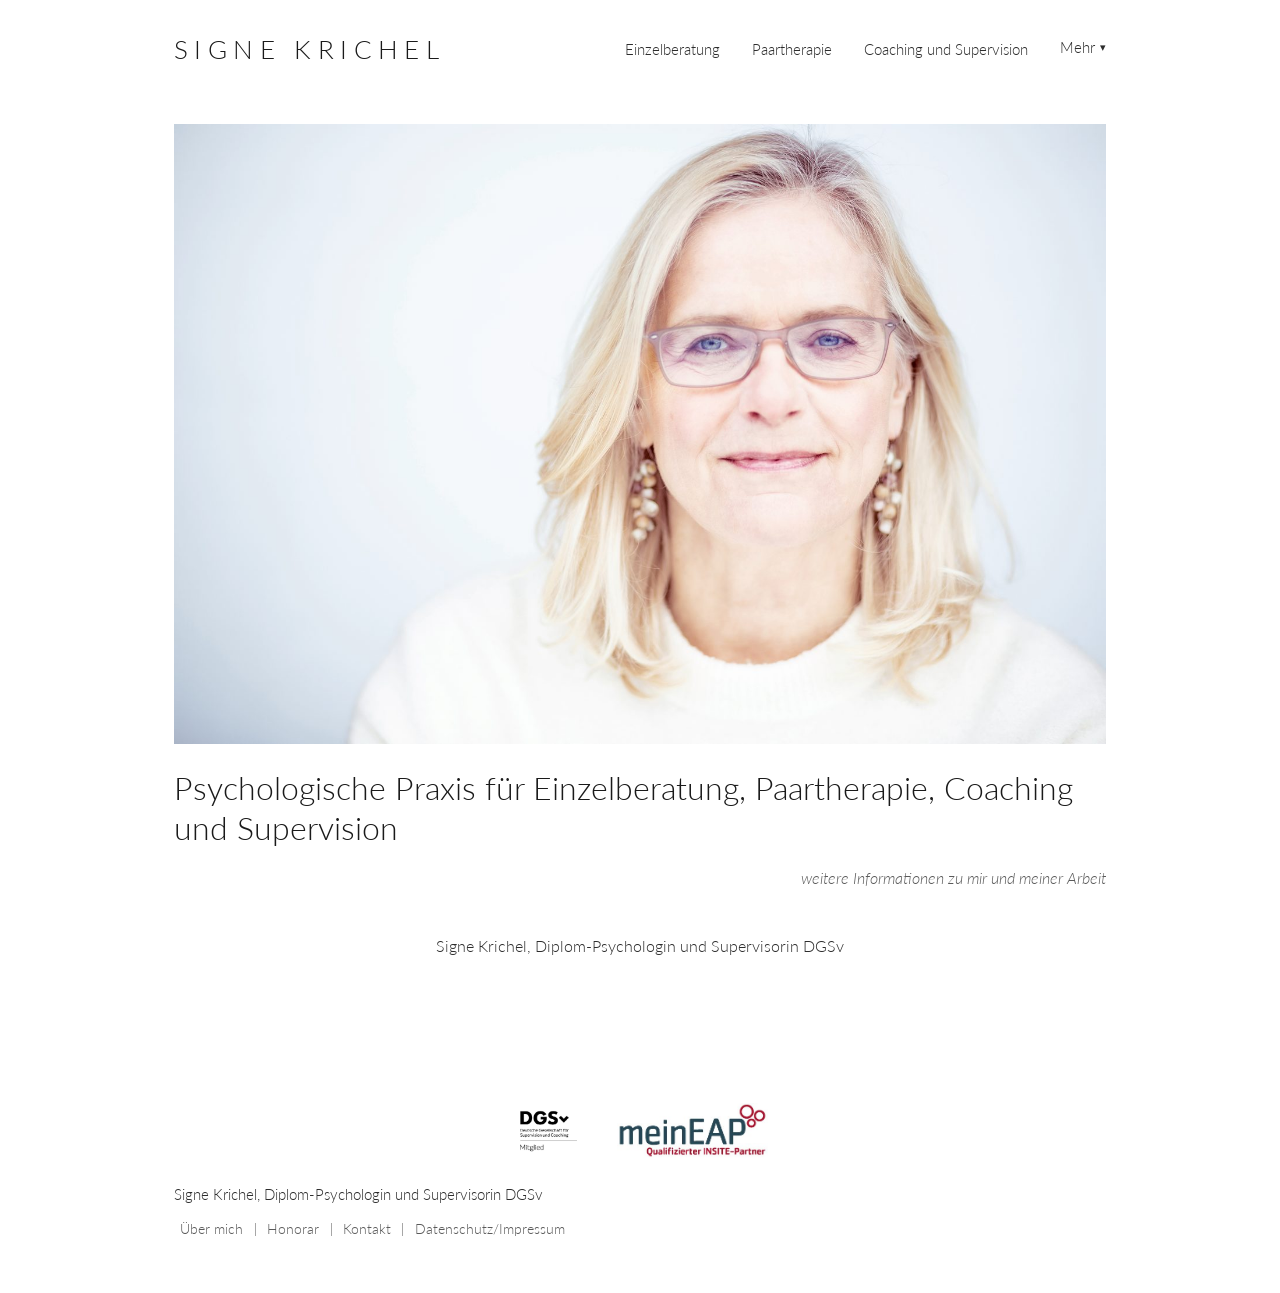
<file: index.html>
<!DOCTYPE html>
<html lang="de">
<head>
  <meta charset="UTF-8">
  <meta name="viewport" content="width=device-width, initial-scale=1">
  <title>Signe Krichel | Psychologische Praxis | Köln, NRW, Deutschland</title>
  <meta name="description" content="Signe Krichel – Respektvolle, empathische, zertifizierte und professionelle Beratung und Therapie. Kompetente psychologische Einzel- und Paartherapie eröffnet in Krisensituationen neue Perspektiven. DGSv-zertifiziertes Coaching und Supervision stärkt die persönliche Weiterentwicklung in der Berufsrolle.">
  <meta name="robots" content="index, follow">
  <link rel="stylesheet" href="style.css">
  <link rel="canonical" href="https://www.signe-krichel.de/">
  <!-- Open Graph -->
  <meta property="og:title" content="Signe Krichel | Psychologische Praxis | Köln, NRW, Deutschland">
  <meta property="og:description" content="Respektvolle, empathische, zertifizierte und professionelle Beratung und Therapie.">
  <meta property="og:type" content="website">
  <meta property="og:url" content="https://www.signe-krichel.de/">
  <meta property="og:image" content="https://www.signe-krichel.de/images/titel.jpg">
  <script src="nav.js" defer></script>
</head>
<body>

  <header class="site-header">
    <div class="container">
      <h1 class="site-title"><a href="index.html">SIGNE KRICHEL</a></h1>
      <nav>
        <ul class="main-nav">
          <li><a href="einzeltherapie.html">Einzelberatung</a></li>
          <li><a href="paartherapie.html">Paartherapie</a></li>
          <li><a href="coaching-supervision.html">Coaching und Supervision</a></li>
          <li class="has-dropdown">
            <button type="button" class="dropdown-trigger" aria-expanded="false" aria-haspopup="true">Mehr <span class="caret" aria-hidden="true">▾</span></button>
            <ul class="dropdown-menu" role="menu">
              <li role="none"><a href="uebermich.html" role="menuitem">Über mich</a></li>
              <li role="none"><a href="honorar.html" role="menuitem">Honorar</a></li>
              <li role="none"><a href="kontakt.html" role="menuitem">Kontakt</a></li>
              <li role="none"><a href="datenschutz-impressum.html" role="menuitem">Datenschutz/Impressum</a></li>
            </ul>
          </li>
        </ul>
      </nav>
    </div>
  </header>

  <main>
    <div class="container">

      <a href="uebermich.html" class="hero">
        <img src="images/titel.jpg" alt="Signe Krichel – Psychologische Praxis">
      </a>

      <p class="home-tagline">
        <a href="uebermich.html">
          Psychologische Praxis für Einzelberatung, Paartherapie, Coaching und Supervision
        </a>
      </p>

      <p class="home-info">
        <a href="uebermich.html">weitere Informationen zu mir und meiner Arbeit</a>
      </p>

      <p class="home-credit">
        Signe Krichel, Diplom-Psychologin und Supervisorin DGSv
      </p>

    </div>
  </main>

  <footer class="site-footer">
    <div class="container">
      <div class="footer-logos">
        <img src="images/dgsv-logo.jpg" alt="DGSv – Deutsche Gesellschaft für Supervision und Coaching">
        <a href="http://www.insite.de" target="_blank" rel="noopener">
          <img src="images/insite-logo.jpg" alt="Insite – qualifizierter Partner">
        </a>
      </div>
      <p class="footer-text">Signe Krichel, Diplom-Psychologin und Supervisorin DGSv</p>
      <p class="footer-nav">
        <a href="uebermich.html">Über mich</a> |
        <a href="honorar.html">Honorar</a> |
        <a href="kontakt.html">Kontakt</a> |
        <a href="datenschutz-impressum.html">Datenschutz/Impressum</a>
      </p>
    </div>
  </footer>

</body>
</html>
</file>
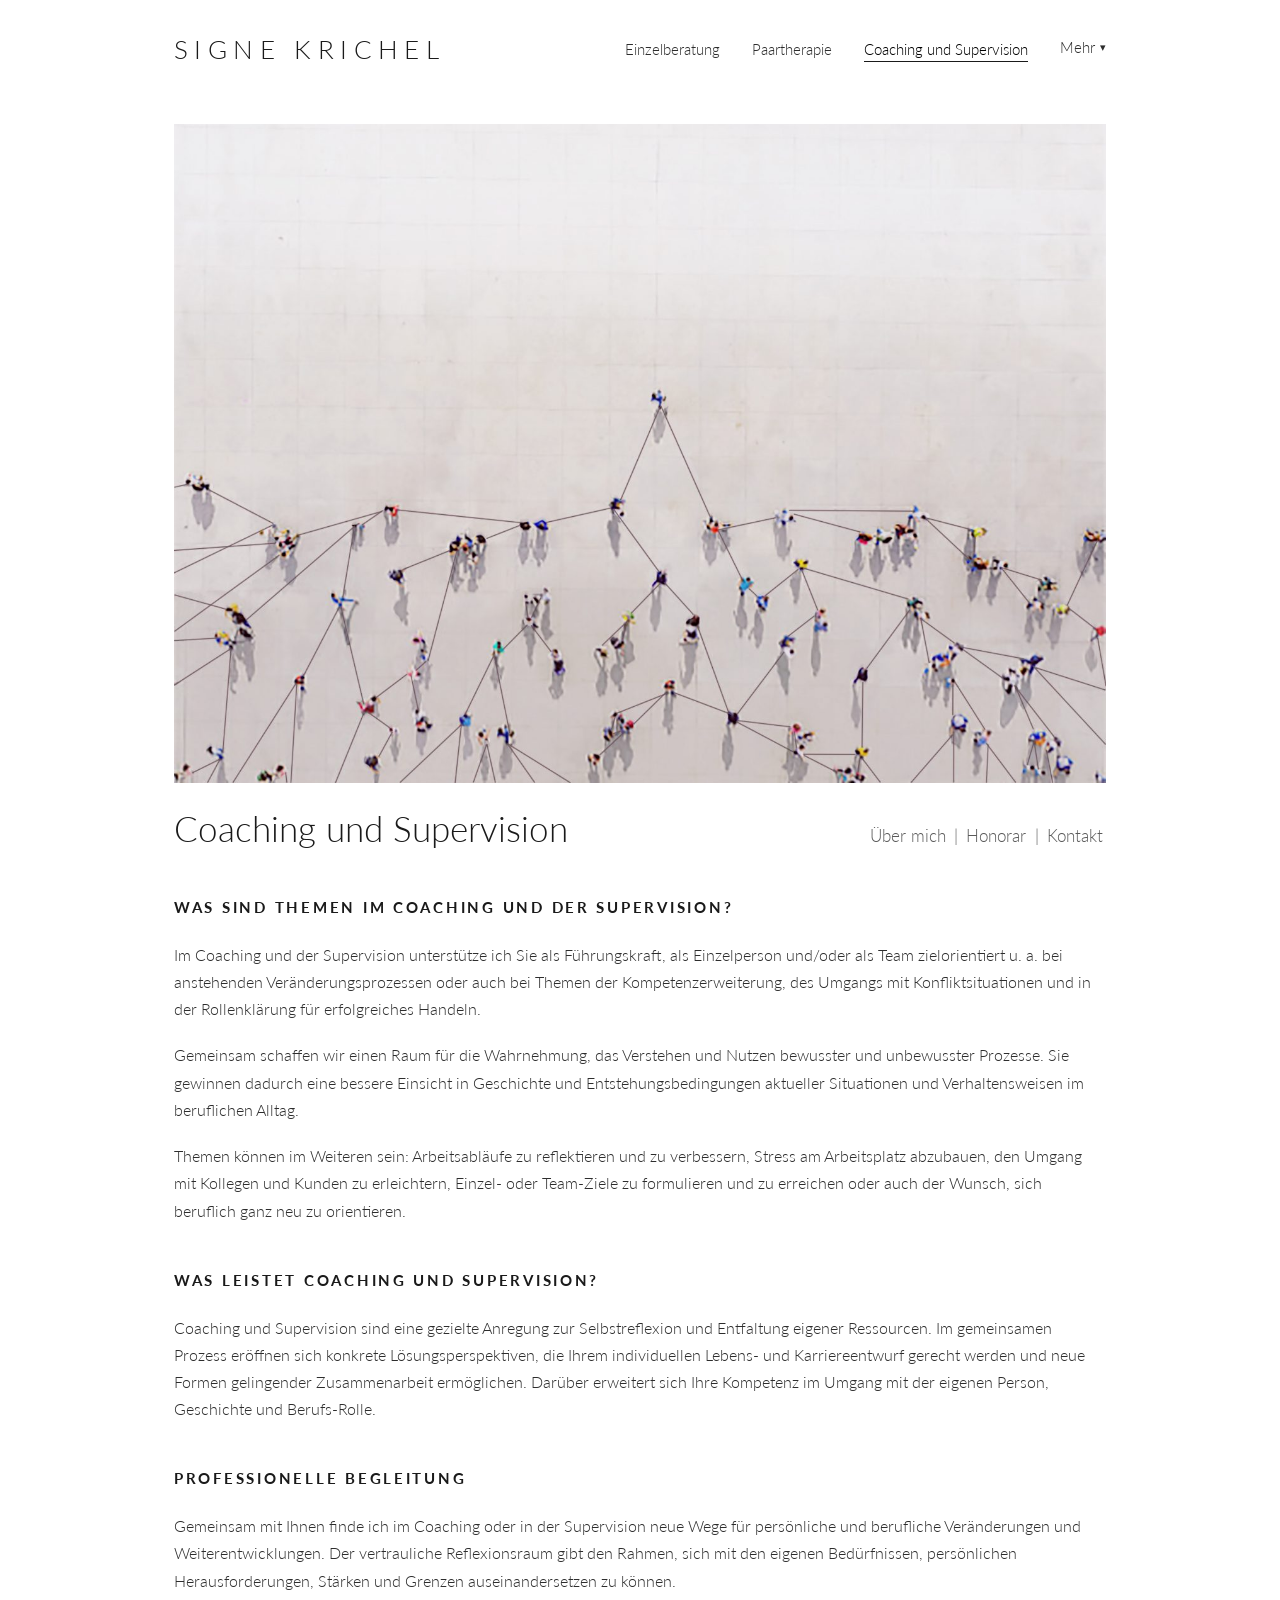
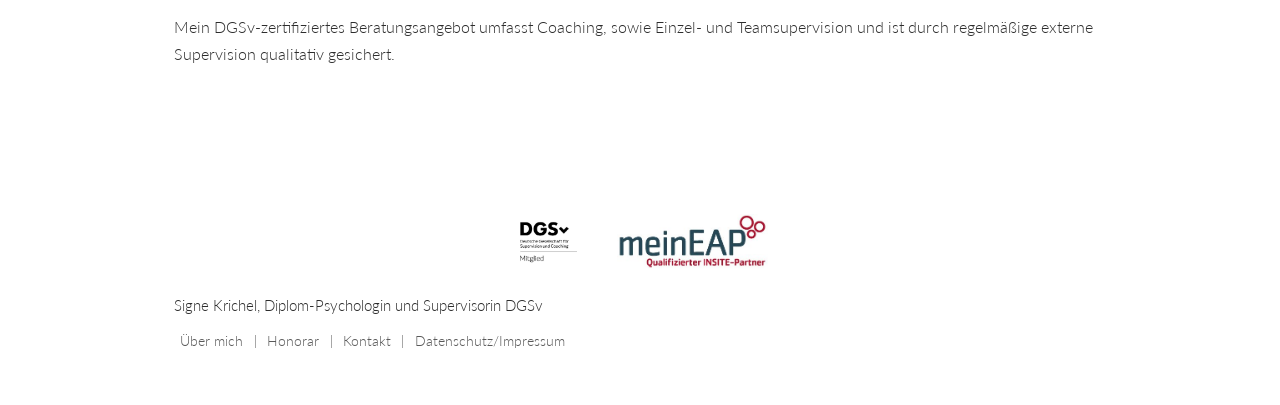
<file: coaching-supervision.html>
<!DOCTYPE html>
<html lang="de">
<head>
  <meta charset="UTF-8">
  <meta name="viewport" content="width=device-width, initial-scale=1">
  <title>Coaching und Supervision | Signe Krichel, Praxis für psychologische Einzelberatung</title>
  <meta name="description" content="Ziel des Coaching/der Supervision: Begleitung von beruflichen Veränderungs- und Entwicklungsprozessen, Konfliktsituationen und Rollenklärung. Anregung zur Selbstreflexion und Entfaltung eigener Ressourcen. DGSv-zertifizierte Beratung.">
  <meta name="robots" content="index, follow">
  <link rel="stylesheet" href="style.css">
  <link rel="canonical" href="https://www.signe-krichel.de/coaching-supervision.html">
  <script src="nav.js" defer></script>
</head>
<body>

  <header class="site-header">
    <div class="container">
      <h1 class="site-title"><a href="index.html">SIGNE KRICHEL</a></h1>
      <nav>
        <ul class="main-nav">
          <li><a href="einzeltherapie.html">Einzelberatung</a></li>
          <li><a href="paartherapie.html">Paartherapie</a></li>
          <li><a href="coaching-supervision.html" class="active">Coaching und Supervision</a></li>
          <li class="has-dropdown">
            <button type="button" class="dropdown-trigger" aria-expanded="false" aria-haspopup="true">Mehr <span class="caret" aria-hidden="true">▾</span></button>
            <ul class="dropdown-menu" role="menu">
              <li role="none"><a href="uebermich.html" role="menuitem">Über mich</a></li>
              <li role="none"><a href="honorar.html" role="menuitem">Honorar</a></li>
              <li role="none"><a href="kontakt.html" role="menuitem">Kontakt</a></li>
              <li role="none"><a href="datenschutz-impressum.html" role="menuitem">Datenschutz/Impressum</a></li>
            </ul>
          </li>
        </ul>
      </nav>
    </div>
  </header>

  <main>
    <div class="container">

      <div class="hero">
        <img src="images/coaching.jpg" alt="Coaching und Supervision">
      </div>

      <div class="title-row">
        <h1 class="page-title">Coaching und Supervision</h1>
        <p class="quick-links">
        <a href="uebermich.html">Über mich</a> | <a href="honorar.html">Honorar</a> | <a href="kontakt.html">Kontakt</a>
      </p>
      </div>

      <h2>Was sind Themen im Coaching und der Supervision?</h2>

      <p>Im Coaching und der Supervision unterstütze ich Sie als Führungskraft, als Einzelperson und/oder als Team zielorientiert u. a. bei anstehenden Veränderungsprozessen oder auch bei Themen der Kompetenzerweiterung, des Umgangs mit Konfliktsituationen und in der Rollenklärung für erfolgreiches Handeln.</p>

      <p>Gemeinsam schaffen wir einen Raum für die Wahrnehmung, das Verstehen und Nutzen bewusster und unbewusster Prozesse. Sie gewinnen dadurch eine bessere Einsicht in Geschichte und Entstehungsbedingungen aktueller Situationen und Verhaltensweisen im beruflichen Alltag.</p>

      <p>Themen können im Weiteren sein: Arbeitsabläufe zu reflektieren und zu verbessern, Stress am Arbeitsplatz abzubauen, den Umgang mit Kollegen und Kunden zu erleichtern, Einzel- oder Team-Ziele zu formulieren und zu erreichen oder auch der Wunsch, sich beruflich ganz neu zu orientieren.</p>

      <h2>Was leistet Coaching und Supervision?</h2>

      <p>Coaching und Supervision sind eine gezielte Anregung zur Selbstreflexion und Entfaltung eigener Ressourcen. Im gemeinsamen Prozess eröffnen sich konkrete Lösungsperspektiven, die Ihrem individuellen Lebens- und Karriereentwurf gerecht werden und neue Formen gelingender Zusammenarbeit ermöglichen. Darüber erweitert sich Ihre Kompetenz im Umgang mit der eigenen Person, Geschichte und Berufs-Rolle.</p>

      <h2>Professionelle Begleitung</h2>

      <p>Gemeinsam mit Ihnen finde ich im Coaching oder in der Supervision neue Wege für persönliche und berufliche Veränderungen und Weiterentwicklungen. Der vertrauliche Reflexionsraum gibt den Rahmen, sich mit den eigenen Bedürfnissen, persönlichen Herausforderungen, Stärken und Grenzen auseinandersetzen zu können.</p>

      <p>Mein DGSv-zertifiziertes Beratungsangebot umfasst Coaching, sowie Einzel- und Teamsupervision und ist durch regelmäßige externe Supervision qualitativ gesichert.</p>

    </div>
  </main>

  <footer class="site-footer">
    <div class="container">
      <div class="footer-logos">
        <img src="images/dgsv-logo.jpg" alt="DGSv – Deutsche Gesellschaft für Supervision und Coaching">
        <a href="http://www.insite.de" target="_blank" rel="noopener">
          <img src="images/insite-logo.jpg" alt="Insite – qualifizierter Partner">
        </a>
      </div>
      <p class="footer-text">Signe Krichel, Diplom-Psychologin und Supervisorin DGSv</p>
      <p class="footer-nav">
        <a href="uebermich.html">Über mich</a> |
        <a href="honorar.html">Honorar</a> |
        <a href="kontakt.html">Kontakt</a> |
        <a href="datenschutz-impressum.html">Datenschutz/Impressum</a>
      </p>
    </div>
  </footer>

</body>
</html>
</file>
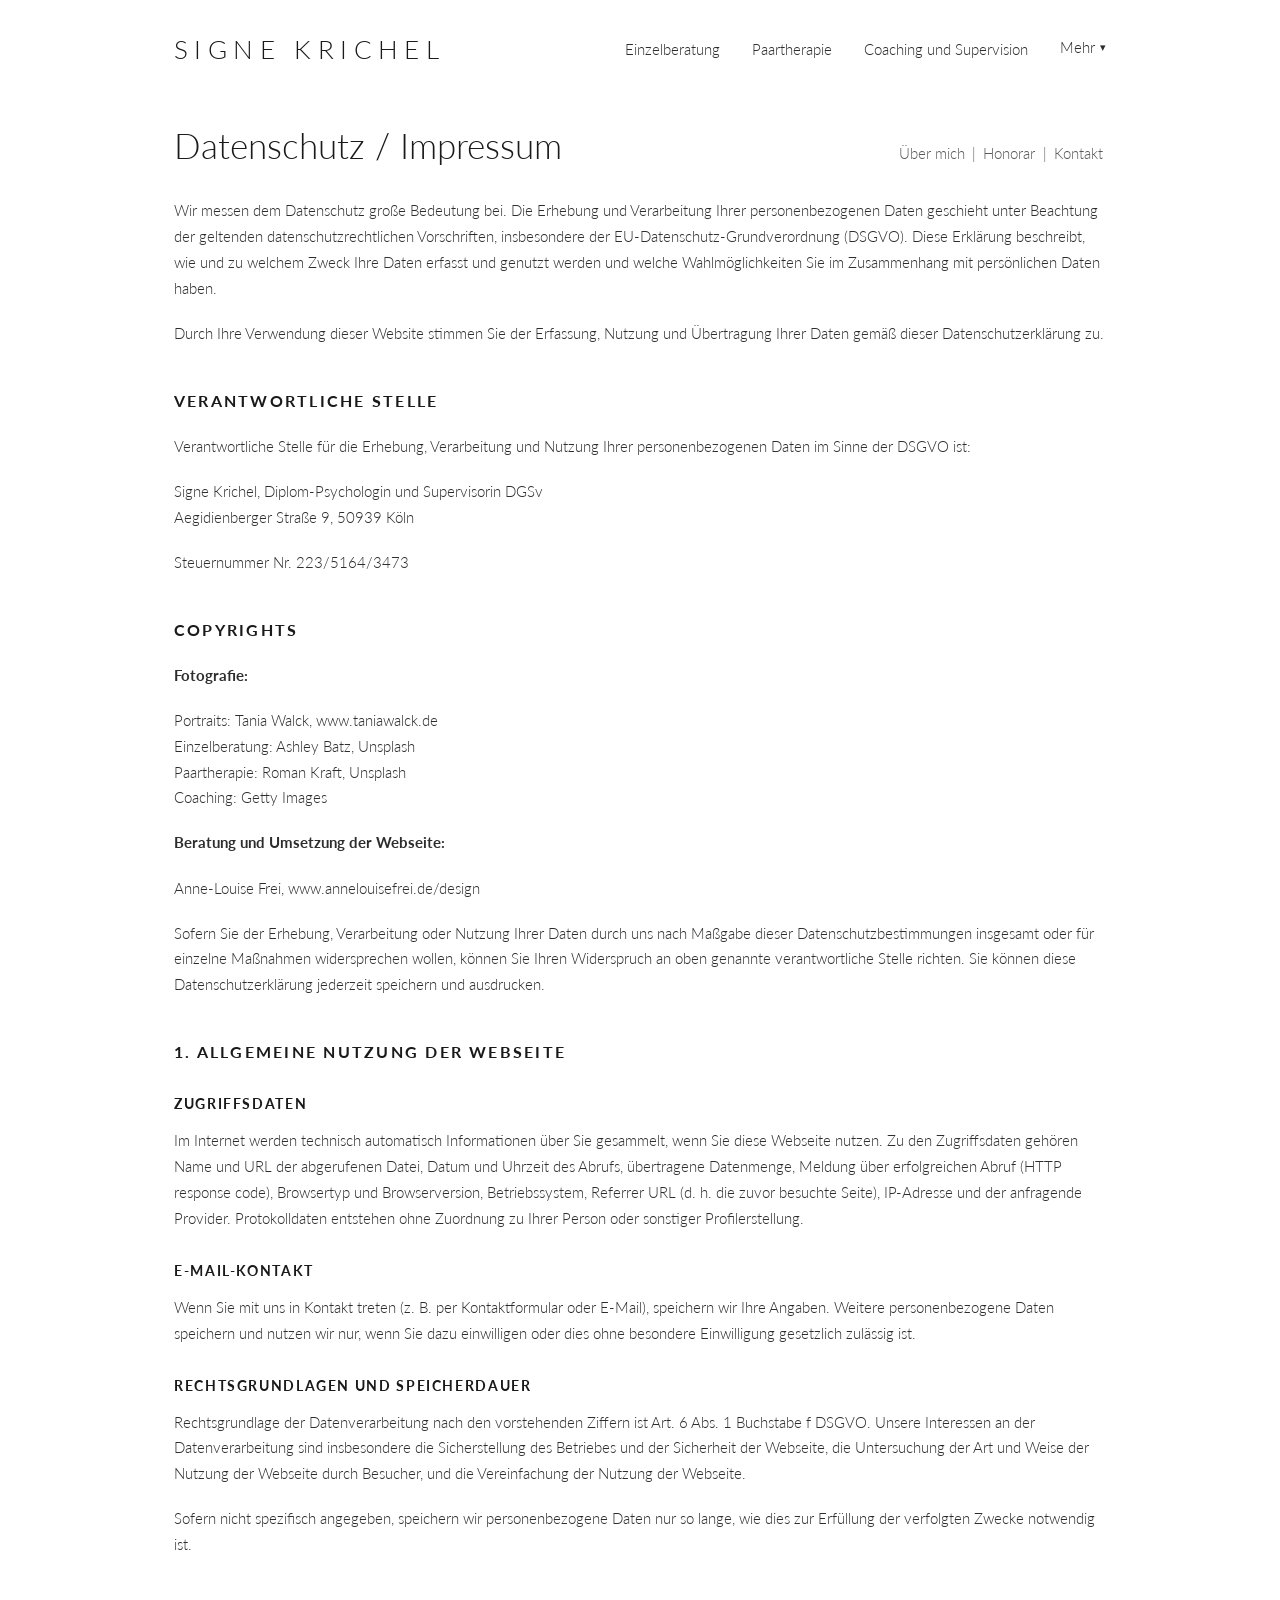
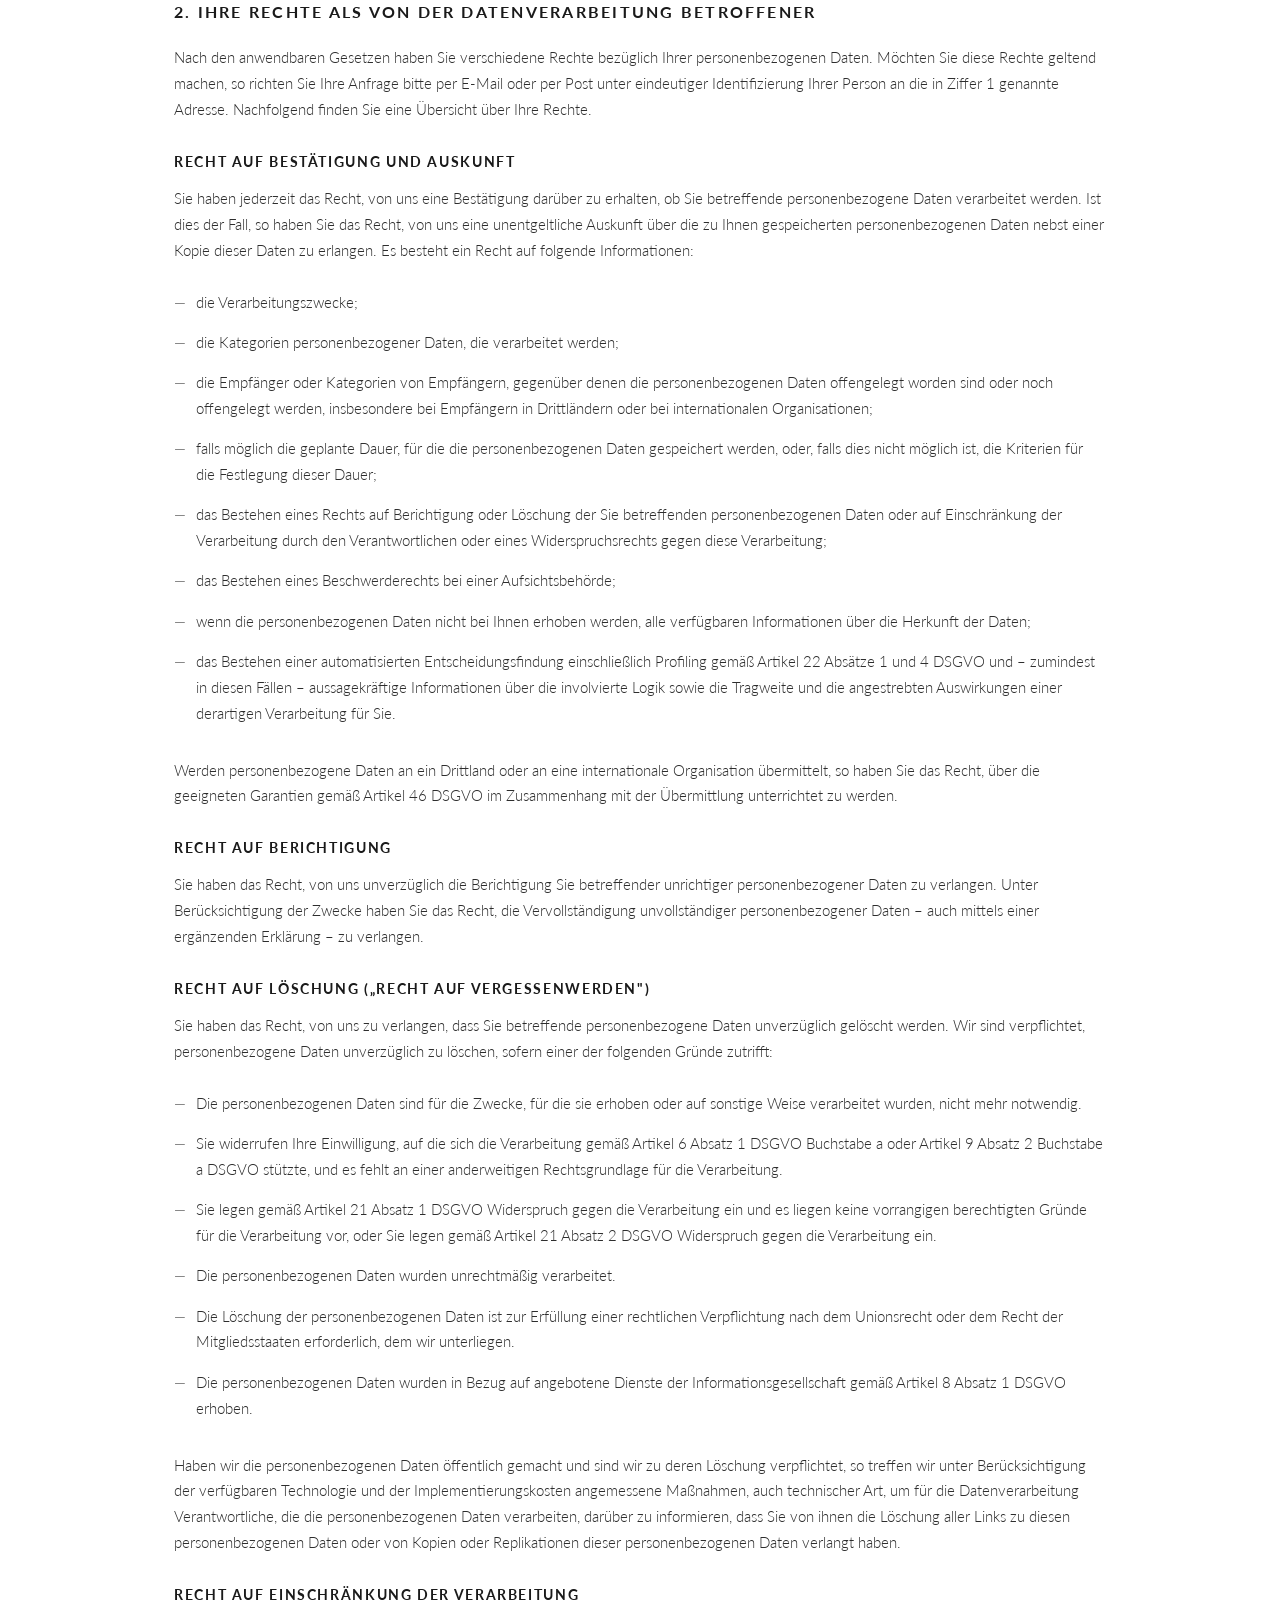
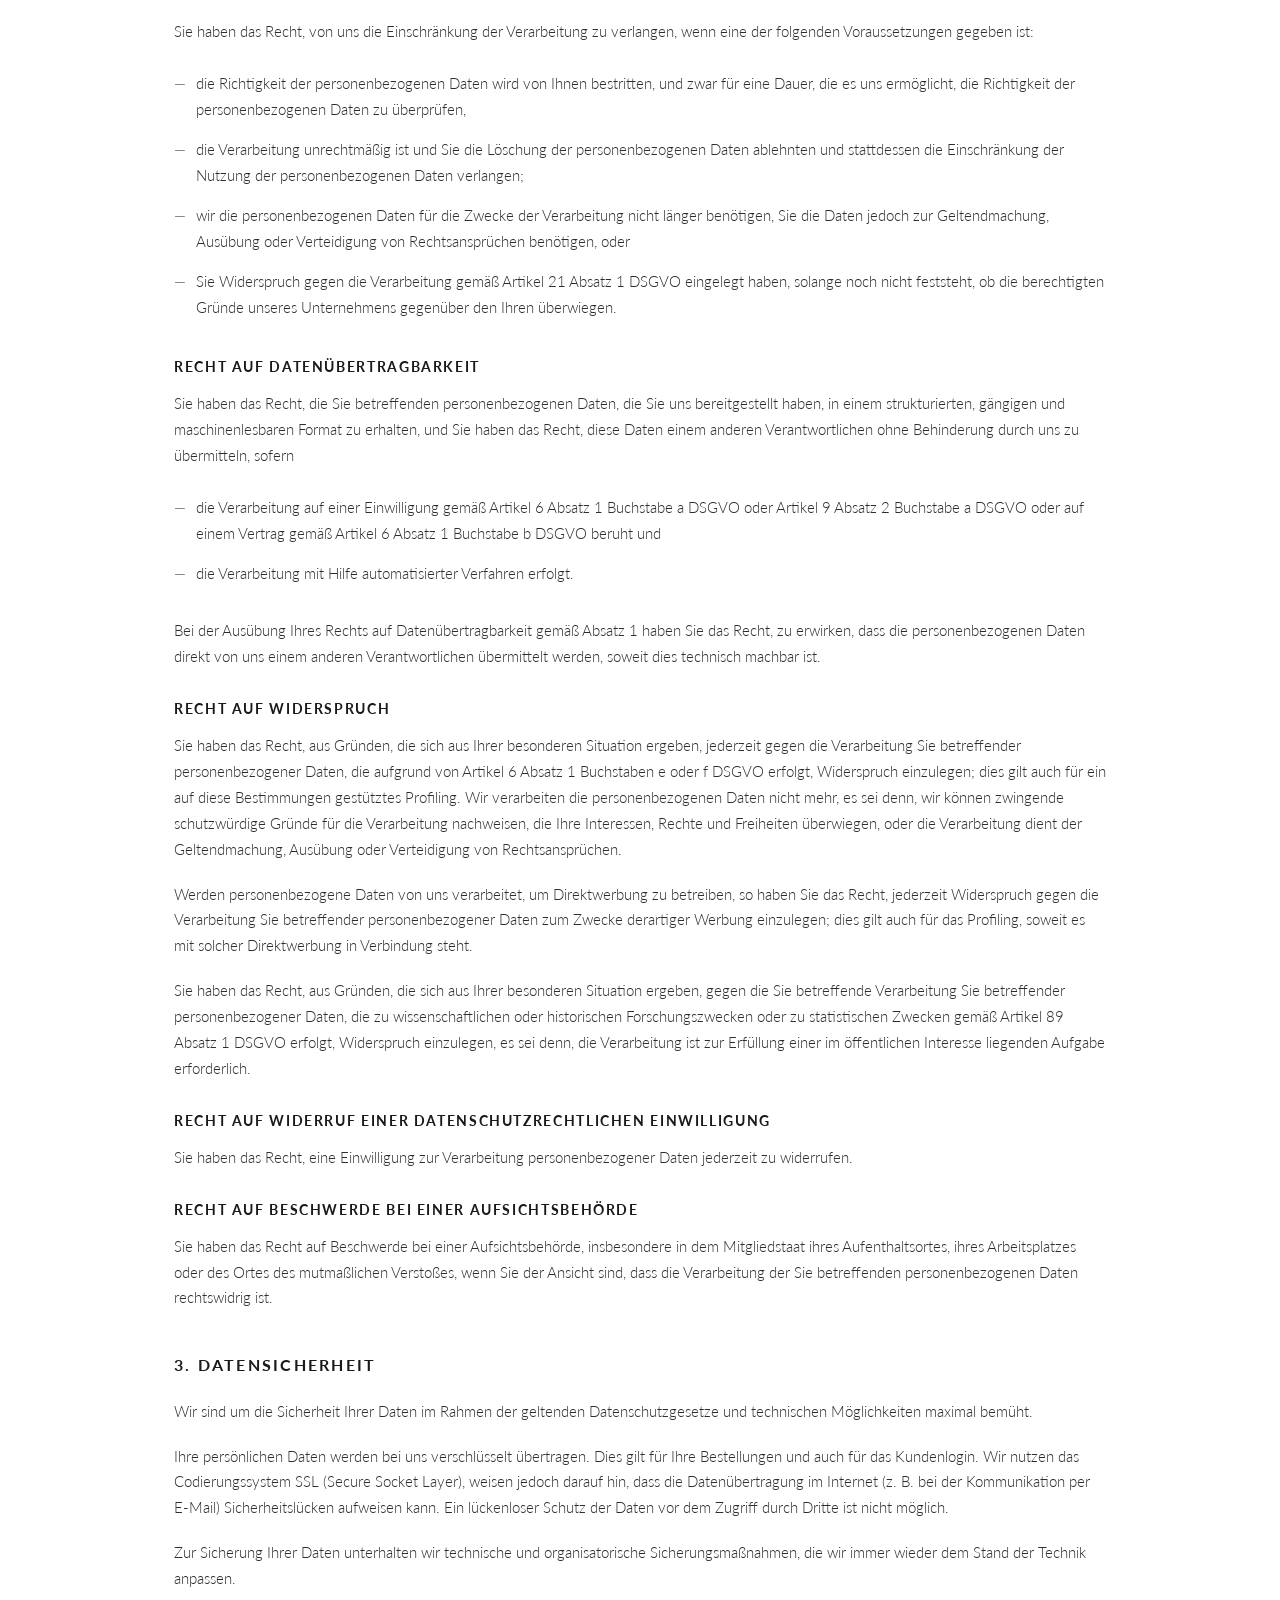
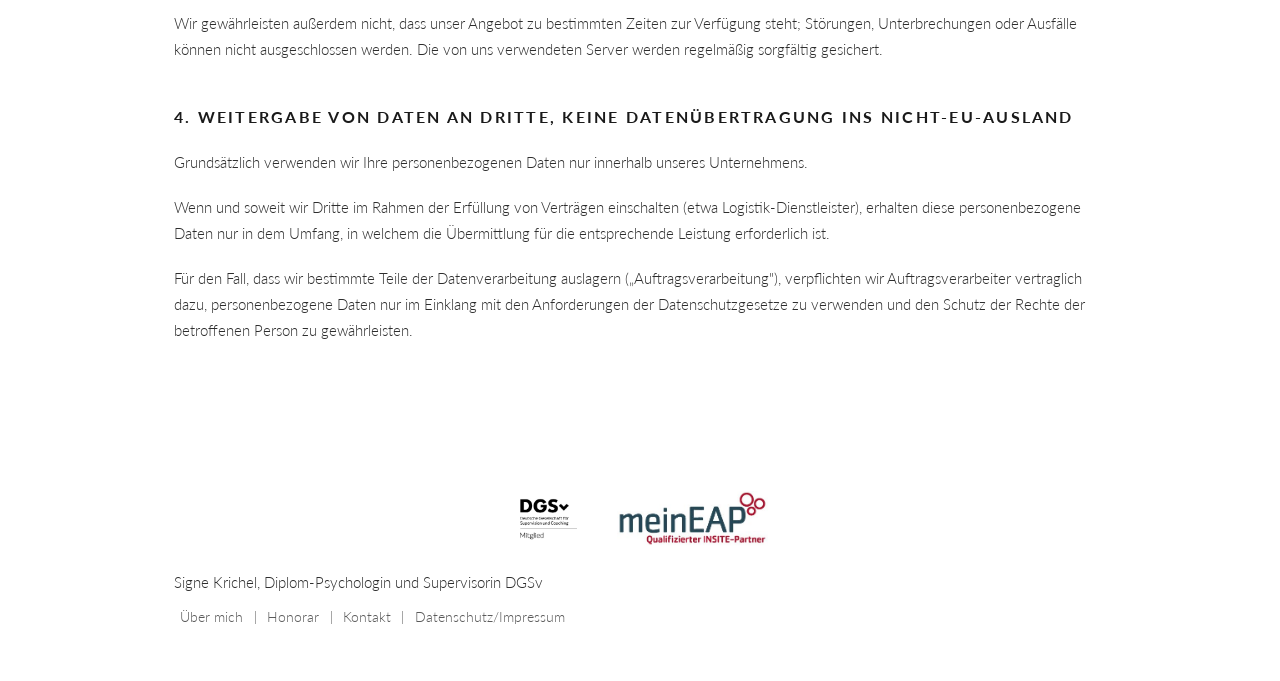
<file: datenschutz-impressum.html>
<!DOCTYPE html>
<html lang="de">
<head>
  <meta charset="UTF-8">
  <meta name="viewport" content="width=device-width, initial-scale=1">
  <title>Datenschutz/Impressum | Signe Krichel, Praxis für psychologische Einzelberatung</title>
  <meta name="description" content="Datenschutzerklärung und Impressum der psychologischen Praxis Signe Krichel.">
  <meta name="robots" content="index, follow">
  <link rel="stylesheet" href="style.css">
  <link rel="canonical" href="https://www.signe-krichel.de/datenschutz-impressum.html">
  <script src="nav.js" defer></script>
</head>
<body>

  <header class="site-header">
    <div class="container">
      <h1 class="site-title"><a href="index.html">SIGNE KRICHEL</a></h1>
      <nav>
        <ul class="main-nav">
          <li><a href="einzeltherapie.html">Einzelberatung</a></li>
          <li><a href="paartherapie.html">Paartherapie</a></li>
          <li><a href="coaching-supervision.html">Coaching und Supervision</a></li>
          <li class="has-dropdown">
            <button type="button" class="dropdown-trigger" aria-expanded="false" aria-haspopup="true">Mehr <span class="caret" aria-hidden="true">▾</span></button>
            <ul class="dropdown-menu" role="menu">
              <li role="none"><a href="uebermich.html" role="menuitem">Über mich</a></li>
              <li role="none"><a href="honorar.html" role="menuitem">Honorar</a></li>
              <li role="none"><a href="kontakt.html" role="menuitem">Kontakt</a></li>
              <li role="none"><a href="datenschutz-impressum.html" class="active" role="menuitem">Datenschutz/Impressum</a></li>
            </ul>
          </li>
        </ul>
      </nav>
    </div>
  </header>

  <main class="legal-text">
    <div class="container">

      <div class="title-row">
        <h1 class="page-title">Datenschutz / Impressum</h1>
        <p class="quick-links">
        <a href="uebermich.html">Über mich</a> | <a href="honorar.html">Honorar</a> | <a href="kontakt.html">Kontakt</a>
      </p>
      </div>

      <p>Wir messen dem Datenschutz große Bedeutung bei. Die Erhebung und Verarbeitung Ihrer personenbezogenen Daten geschieht unter Beachtung der geltenden datenschutzrechtlichen Vorschriften, insbesondere der EU-Datenschutz-Grundverordnung (DSGVO). Diese Erklärung beschreibt, wie und zu welchem Zweck Ihre Daten erfasst und genutzt werden und welche Wahlmöglichkeiten Sie im Zusammenhang mit persönlichen Daten haben.</p>

      <p>Durch Ihre Verwendung dieser Website stimmen Sie der Erfassung, Nutzung und Übertragung Ihrer Daten gemäß dieser Datenschutzerklärung zu.</p>

      <h2>Verantwortliche Stelle</h2>

      <p>Verantwortliche Stelle für die Erhebung, Verarbeitung und Nutzung Ihrer personenbezogenen Daten im Sinne der DSGVO ist:</p>

      <p>
        Signe Krichel, Diplom-Psychologin und Supervisorin DGSv<br>
        Aegidienberger Straße 9, 50939 Köln
      </p>

      <p>Steuernummer Nr. 223/5164/3473</p>

      <h2>Copyrights</h2>

      <p><strong>Fotografie:</strong></p>
      <p>
        Portraits: <a href="http://www.taniawalck.de" target="_blank" rel="noopener">Tania Walck, www.taniawalck.de</a><br>
        Einzelberatung: Ashley Batz, Unsplash<br>
        Paartherapie: Roman Kraft, Unsplash<br>
        Coaching: Getty Images
      </p>

      <p><strong>Beratung und Umsetzung der Webseite:</strong></p>
      <p><a href="http://www.annelouisefrei.de/design" target="_blank" rel="noopener">Anne-Louise Frei, www.annelouisefrei.de/design</a></p>

      <p>Sofern Sie der Erhebung, Verarbeitung oder Nutzung Ihrer Daten durch uns nach Maßgabe dieser Datenschutzbestimmungen insgesamt oder für einzelne Maßnahmen widersprechen wollen, können Sie Ihren Widerspruch an oben genannte verantwortliche Stelle richten. Sie können diese Datenschutzerklärung jederzeit speichern und ausdrucken.</p>

      <h2>1. Allgemeine Nutzung der Webseite</h2>

      <h3>Zugriffsdaten</h3>
      <p>Im Internet werden technisch automatisch Informationen über Sie gesammelt, wenn Sie diese Webseite nutzen. Zu den Zugriffsdaten gehören Name und URL der abgerufenen Datei, Datum und Uhrzeit des Abrufs, übertragene Datenmenge, Meldung über erfolgreichen Abruf (HTTP response code), Browsertyp und Browserversion, Betriebssystem, Referrer URL (d. h. die zuvor besuchte Seite), IP-Adresse und der anfragende Provider. Protokolldaten entstehen ohne Zuordnung zu Ihrer Person oder sonstiger Profilerstellung.</p>

      <h3>E-Mail-Kontakt</h3>
      <p>Wenn Sie mit uns in Kontakt treten (z. B. per Kontaktformular oder E-Mail), speichern wir Ihre Angaben. Weitere personenbezogene Daten speichern und nutzen wir nur, wenn Sie dazu einwilligen oder dies ohne besondere Einwilligung gesetzlich zulässig ist.</p>

      <h3>Rechtsgrundlagen und Speicherdauer</h3>
      <p>Rechtsgrundlage der Datenverarbeitung nach den vorstehenden Ziffern ist Art. 6 Abs. 1 Buchstabe f DSGVO. Unsere Interessen an der Datenverarbeitung sind insbesondere die Sicherstellung des Betriebes und der Sicherheit der Webseite, die Untersuchung der Art und Weise der Nutzung der Webseite durch Besucher, und die Vereinfachung der Nutzung der Webseite.</p>
      <p>Sofern nicht spezifisch angegeben, speichern wir personenbezogene Daten nur so lange, wie dies zur Erfüllung der verfolgten Zwecke notwendig ist.</p>

      <h2>2. Ihre Rechte als von der Datenverarbeitung Betroffener</h2>

      <p>Nach den anwendbaren Gesetzen haben Sie verschiedene Rechte bezüglich Ihrer personenbezogenen Daten. Möchten Sie diese Rechte geltend machen, so richten Sie Ihre Anfrage bitte per E-Mail oder per Post unter eindeutiger Identifizierung Ihrer Person an die in Ziffer 1 genannte Adresse. Nachfolgend finden Sie eine Übersicht über Ihre Rechte.</p>

      <h3>Recht auf Bestätigung und Auskunft</h3>
      <p>Sie haben jederzeit das Recht, von uns eine Bestätigung darüber zu erhalten, ob Sie betreffende personenbezogene Daten verarbeitet werden. Ist dies der Fall, so haben Sie das Recht, von uns eine unentgeltliche Auskunft über die zu Ihnen gespeicherten personenbezogenen Daten nebst einer Kopie dieser Daten zu erlangen. Es besteht ein Recht auf folgende Informationen:</p>
      <ul class="styled-list">
        <li>die Verarbeitungszwecke;</li>
        <li>die Kategorien personenbezogener Daten, die verarbeitet werden;</li>
        <li>die Empfänger oder Kategorien von Empfängern, gegenüber denen die personenbezogenen Daten offengelegt worden sind oder noch offengelegt werden, insbesondere bei Empfängern in Drittländern oder bei internationalen Organisationen;</li>
        <li>falls möglich die geplante Dauer, für die die personenbezogenen Daten gespeichert werden, oder, falls dies nicht möglich ist, die Kriterien für die Festlegung dieser Dauer;</li>
        <li>das Bestehen eines Rechts auf Berichtigung oder Löschung der Sie betreffenden personenbezogenen Daten oder auf Einschränkung der Verarbeitung durch den Verantwortlichen oder eines Widerspruchsrechts gegen diese Verarbeitung;</li>
        <li>das Bestehen eines Beschwerderechts bei einer Aufsichtsbehörde;</li>
        <li>wenn die personenbezogenen Daten nicht bei Ihnen erhoben werden, alle verfügbaren Informationen über die Herkunft der Daten;</li>
        <li>das Bestehen einer automatisierten Entscheidungsfindung einschließlich Profiling gemäß Artikel 22 Absätze 1 und 4 DSGVO und – zumindest in diesen Fällen – aussagekräftige Informationen über die involvierte Logik sowie die Tragweite und die angestrebten Auswirkungen einer derartigen Verarbeitung für Sie.</li>
      </ul>
      <p>Werden personenbezogene Daten an ein Drittland oder an eine internationale Organisation übermittelt, so haben Sie das Recht, über die geeigneten Garantien gemäß Artikel 46 DSGVO im Zusammenhang mit der Übermittlung unterrichtet zu werden.</p>

      <h3>Recht auf Berichtigung</h3>
      <p>Sie haben das Recht, von uns unverzüglich die Berichtigung Sie betreffender unrichtiger personenbezogener Daten zu verlangen. Unter Berücksichtigung der Zwecke haben Sie das Recht, die Vervollständigung unvollständiger personenbezogener Daten – auch mittels einer ergänzenden Erklärung – zu verlangen.</p>

      <h3>Recht auf Löschung („Recht auf Vergessenwerden")</h3>
      <p>Sie haben das Recht, von uns zu verlangen, dass Sie betreffende personenbezogene Daten unverzüglich gelöscht werden. Wir sind verpflichtet, personenbezogene Daten unverzüglich zu löschen, sofern einer der folgenden Gründe zutrifft:</p>
      <ul class="styled-list">
        <li>Die personenbezogenen Daten sind für die Zwecke, für die sie erhoben oder auf sonstige Weise verarbeitet wurden, nicht mehr notwendig.</li>
        <li>Sie widerrufen Ihre Einwilligung, auf die sich die Verarbeitung gemäß Artikel 6 Absatz 1 DSGVO Buchstabe a oder Artikel 9 Absatz 2 Buchstabe a DSGVO stützte, und es fehlt an einer anderweitigen Rechtsgrundlage für die Verarbeitung.</li>
        <li>Sie legen gemäß Artikel 21 Absatz 1 DSGVO Widerspruch gegen die Verarbeitung ein und es liegen keine vorrangigen berechtigten Gründe für die Verarbeitung vor, oder Sie legen gemäß Artikel 21 Absatz 2 DSGVO Widerspruch gegen die Verarbeitung ein.</li>
        <li>Die personenbezogenen Daten wurden unrechtmäßig verarbeitet.</li>
        <li>Die Löschung der personenbezogenen Daten ist zur Erfüllung einer rechtlichen Verpflichtung nach dem Unionsrecht oder dem Recht der Mitgliedsstaaten erforderlich, dem wir unterliegen.</li>
        <li>Die personenbezogenen Daten wurden in Bezug auf angebotene Dienste der Informationsgesellschaft gemäß Artikel 8 Absatz 1 DSGVO erhoben.</li>
      </ul>
      <p>Haben wir die personenbezogenen Daten öffentlich gemacht und sind wir zu deren Löschung verpflichtet, so treffen wir unter Berücksichtigung der verfügbaren Technologie und der Implementierungskosten angemessene Maßnahmen, auch technischer Art, um für die Datenverarbeitung Verantwortliche, die die personenbezogenen Daten verarbeiten, darüber zu informieren, dass Sie von ihnen die Löschung aller Links zu diesen personenbezogenen Daten oder von Kopien oder Replikationen dieser personenbezogenen Daten verlangt haben.</p>

      <h3>Recht auf Einschränkung der Verarbeitung</h3>
      <p>Sie haben das Recht, von uns die Einschränkung der Verarbeitung zu verlangen, wenn eine der folgenden Voraussetzungen gegeben ist:</p>
      <ul class="styled-list">
        <li>die Richtigkeit der personenbezogenen Daten wird von Ihnen bestritten, und zwar für eine Dauer, die es uns ermöglicht, die Richtigkeit der personenbezogenen Daten zu überprüfen,</li>
        <li>die Verarbeitung unrechtmäßig ist und Sie die Löschung der personenbezogenen Daten ablehnten und stattdessen die Einschränkung der Nutzung der personenbezogenen Daten verlangen;</li>
        <li>wir die personenbezogenen Daten für die Zwecke der Verarbeitung nicht länger benötigen, Sie die Daten jedoch zur Geltendmachung, Ausübung oder Verteidigung von Rechtsansprüchen benötigen, oder</li>
        <li>Sie Widerspruch gegen die Verarbeitung gemäß Artikel 21 Absatz 1 DSGVO eingelegt haben, solange noch nicht feststeht, ob die berechtigten Gründe unseres Unternehmens gegenüber den Ihren überwiegen.</li>
      </ul>

      <h3>Recht auf Datenübertragbarkeit</h3>
      <p>Sie haben das Recht, die Sie betreffenden personenbezogenen Daten, die Sie uns bereitgestellt haben, in einem strukturierten, gängigen und maschinenlesbaren Format zu erhalten, und Sie haben das Recht, diese Daten einem anderen Verantwortlichen ohne Behinderung durch uns zu übermitteln, sofern</p>
      <ul class="styled-list">
        <li>die Verarbeitung auf einer Einwilligung gemäß Artikel 6 Absatz 1 Buchstabe a DSGVO oder Artikel 9 Absatz 2 Buchstabe a DSGVO oder auf einem Vertrag gemäß Artikel 6 Absatz 1 Buchstabe b DSGVO beruht und</li>
        <li>die Verarbeitung mit Hilfe automatisierter Verfahren erfolgt.</li>
      </ul>
      <p>Bei der Ausübung Ihres Rechts auf Datenübertragbarkeit gemäß Absatz 1 haben Sie das Recht, zu erwirken, dass die personenbezogenen Daten direkt von uns einem anderen Verantwortlichen übermittelt werden, soweit dies technisch machbar ist.</p>

      <h3>Recht auf Widerspruch</h3>
      <p>Sie haben das Recht, aus Gründen, die sich aus Ihrer besonderen Situation ergeben, jederzeit gegen die Verarbeitung Sie betreffender personenbezogener Daten, die aufgrund von Artikel 6 Absatz 1 Buchstaben e oder f DSGVO erfolgt, Widerspruch einzulegen; dies gilt auch für ein auf diese Bestimmungen gestütztes Profiling. Wir verarbeiten die personenbezogenen Daten nicht mehr, es sei denn, wir können zwingende schutzwürdige Gründe für die Verarbeitung nachweisen, die Ihre Interessen, Rechte und Freiheiten überwiegen, oder die Verarbeitung dient der Geltendmachung, Ausübung oder Verteidigung von Rechtsansprüchen.</p>
      <p>Werden personenbezogene Daten von uns verarbeitet, um Direktwerbung zu betreiben, so haben Sie das Recht, jederzeit Widerspruch gegen die Verarbeitung Sie betreffender personenbezogener Daten zum Zwecke derartiger Werbung einzulegen; dies gilt auch für das Profiling, soweit es mit solcher Direktwerbung in Verbindung steht.</p>
      <p>Sie haben das Recht, aus Gründen, die sich aus Ihrer besonderen Situation ergeben, gegen die Sie betreffende Verarbeitung Sie betreffender personenbezogener Daten, die zu wissenschaftlichen oder historischen Forschungszwecken oder zu statistischen Zwecken gemäß Artikel 89 Absatz 1 DSGVO erfolgt, Widerspruch einzulegen, es sei denn, die Verarbeitung ist zur Erfüllung einer im öffentlichen Interesse liegenden Aufgabe erforderlich.</p>

      <h3>Recht auf Widerruf einer datenschutzrechtlichen Einwilligung</h3>
      <p>Sie haben das Recht, eine Einwilligung zur Verarbeitung personenbezogener Daten jederzeit zu widerrufen.</p>

      <h3>Recht auf Beschwerde bei einer Aufsichtsbehörde</h3>
      <p>Sie haben das Recht auf Beschwerde bei einer Aufsichtsbehörde, insbesondere in dem Mitgliedstaat ihres Aufenthaltsortes, ihres Arbeitsplatzes oder des Ortes des mutmaßlichen Verstoßes, wenn Sie der Ansicht sind, dass die Verarbeitung der Sie betreffenden personenbezogenen Daten rechtswidrig ist.</p>

      <h2>3. Datensicherheit</h2>

      <p>Wir sind um die Sicherheit Ihrer Daten im Rahmen der geltenden Datenschutzgesetze und technischen Möglichkeiten maximal bemüht.</p>
      <p>Ihre persönlichen Daten werden bei uns verschlüsselt übertragen. Dies gilt für Ihre Bestellungen und auch für das Kundenlogin. Wir nutzen das Codierungssystem SSL (Secure Socket Layer), weisen jedoch darauf hin, dass die Datenübertragung im Internet (z. B. bei der Kommunikation per E-Mail) Sicherheitslücken aufweisen kann. Ein lückenloser Schutz der Daten vor dem Zugriff durch Dritte ist nicht möglich.</p>
      <p>Zur Sicherung Ihrer Daten unterhalten wir technische und organisatorische Sicherungsmaßnahmen, die wir immer wieder dem Stand der Technik anpassen.</p>
      <p>Wir gewährleisten außerdem nicht, dass unser Angebot zu bestimmten Zeiten zur Verfügung steht; Störungen, Unterbrechungen oder Ausfälle können nicht ausgeschlossen werden. Die von uns verwendeten Server werden regelmäßig sorgfältig gesichert.</p>

      <h2>4. Weitergabe von Daten an Dritte, keine Datenübertragung ins Nicht-EU-Ausland</h2>

      <p>Grundsätzlich verwenden wir Ihre personenbezogenen Daten nur innerhalb unseres Unternehmens.</p>
      <p>Wenn und soweit wir Dritte im Rahmen der Erfüllung von Verträgen einschalten (etwa Logistik-Dienstleister), erhalten diese personenbezogene Daten nur in dem Umfang, in welchem die Übermittlung für die entsprechende Leistung erforderlich ist.</p>
      <p>Für den Fall, dass wir bestimmte Teile der Datenverarbeitung auslagern („Auftragsverarbeitung"), verpflichten wir Auftragsverarbeiter vertraglich dazu, personenbezogene Daten nur im Einklang mit den Anforderungen der Datenschutzgesetze zu verwenden und den Schutz der Rechte der betroffenen Person zu gewährleisten.</p>

    </div>
  </main>

  <footer class="site-footer">
    <div class="container">
      <div class="footer-logos">
        <img src="images/dgsv-logo.jpg" alt="DGSv – Deutsche Gesellschaft für Supervision und Coaching">
        <a href="http://www.insite.de" target="_blank" rel="noopener">
          <img src="images/insite-logo.jpg" alt="Insite – qualifizierter Partner">
        </a>
      </div>
      <p class="footer-text">Signe Krichel, Diplom-Psychologin und Supervisorin DGSv</p>
      <p class="footer-nav">
        <a href="uebermich.html">Über mich</a> |
        <a href="honorar.html">Honorar</a> |
        <a href="kontakt.html">Kontakt</a> |
        <a href="datenschutz-impressum.html">Datenschutz/Impressum</a>
      </p>
    </div>
  </footer>

</body>
</html>
</file>
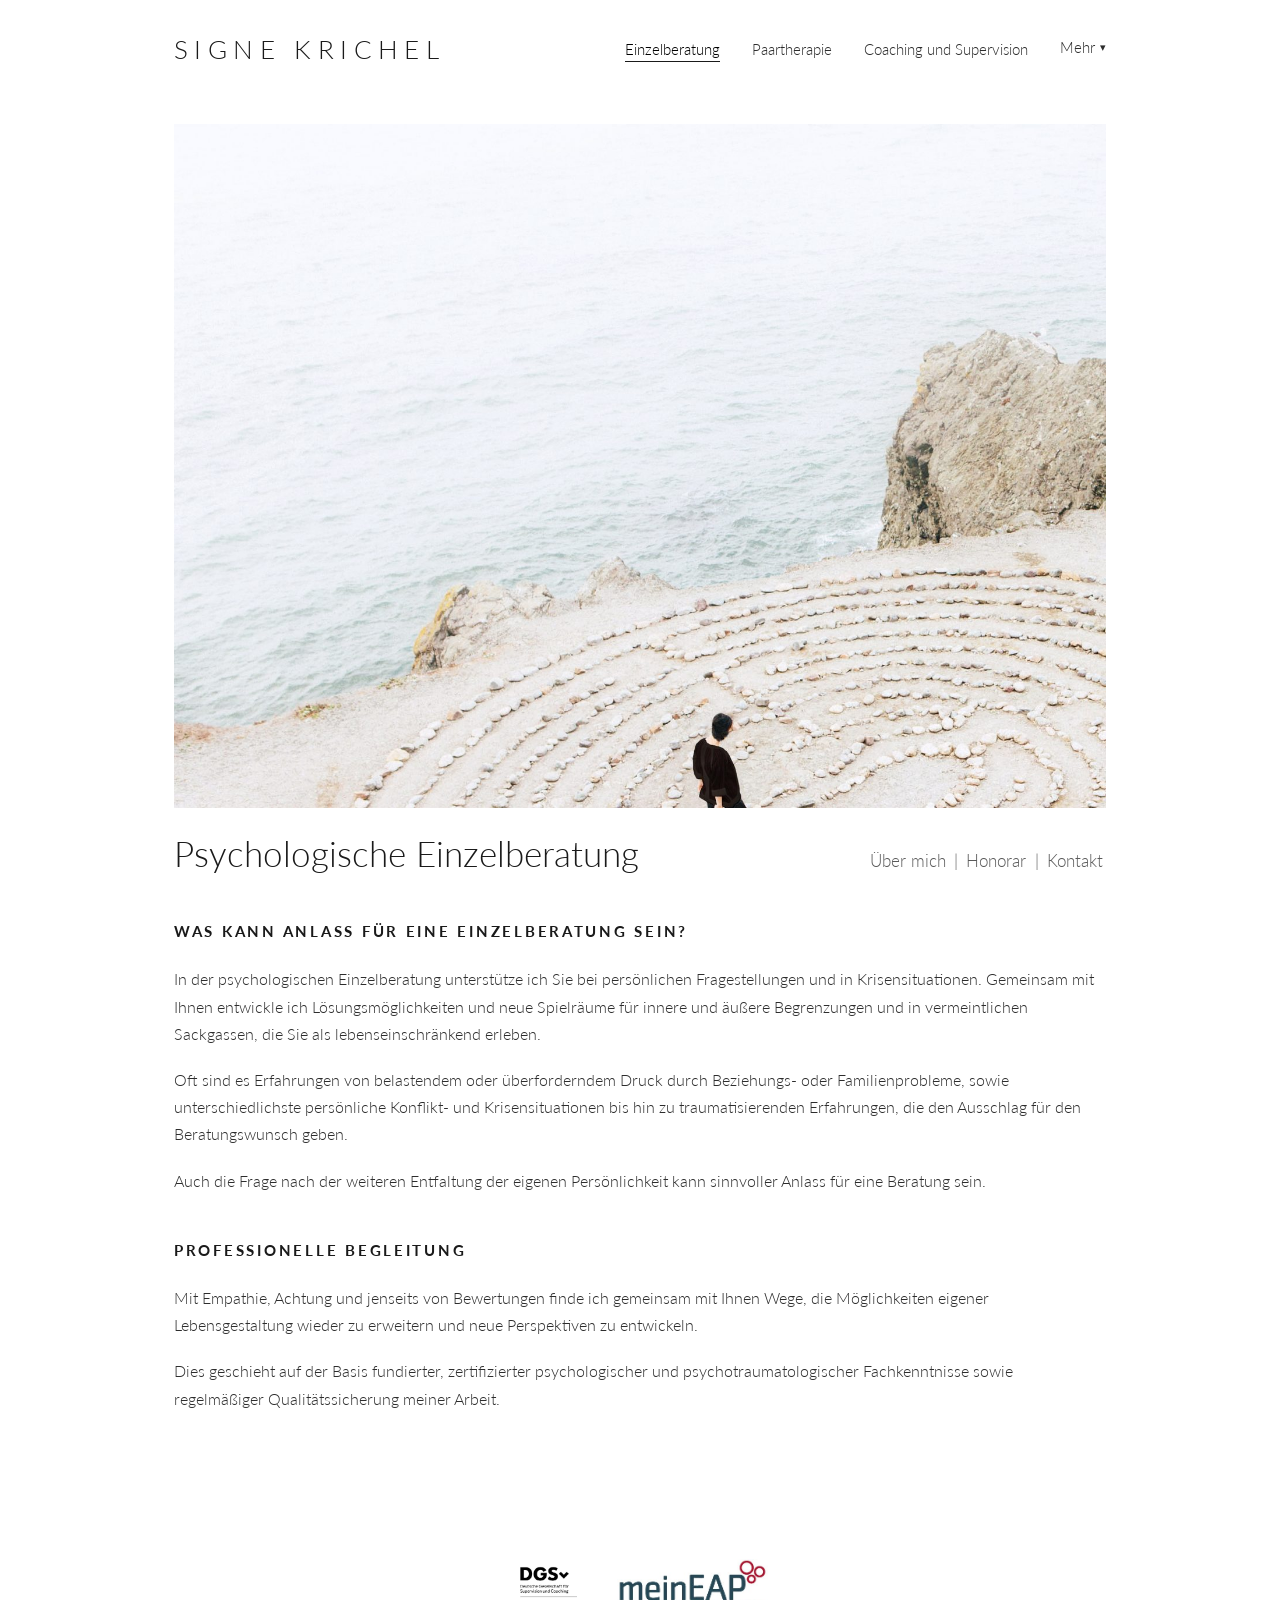
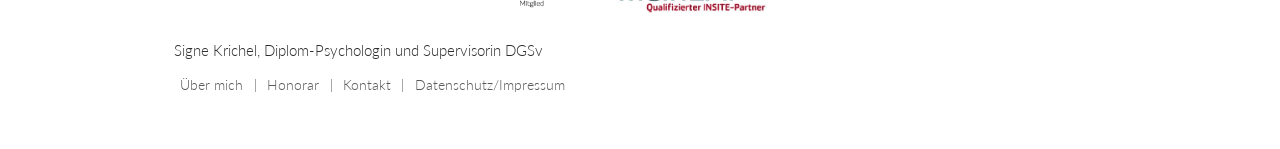
<file: einzeltherapie.html>
<!DOCTYPE html>
<html lang="de">
<head>
  <meta charset="UTF-8">
  <meta name="viewport" content="width=device-width, initial-scale=1">
  <title>Einzelberatung | Signe Krichel, Psychologische Praxis</title>
  <meta name="description" content="Ziel der Einzelberatung: Lösungsmöglichkeiten in persönlichen Konflikt- und Krisensituationen finden. Die eigene Persönlichkeit entfalten und die Möglichkeiten der Lebensgestaltung erweitern. Beratung mit Empathie, Achtung und auf der Basis psychologischer und psycho-traumatologischer Fachkenntnisse.">
  <meta name="robots" content="index, follow">
  <link rel="stylesheet" href="style.css">
  <link rel="canonical" href="https://www.signe-krichel.de/einzeltherapie.html">
  <script src="nav.js" defer></script>
</head>
<body>

  <header class="site-header">
    <div class="container">
      <h1 class="site-title"><a href="index.html">SIGNE KRICHEL</a></h1>
      <nav>
        <ul class="main-nav">
          <li><a href="einzeltherapie.html" class="active">Einzelberatung</a></li>
          <li><a href="paartherapie.html">Paartherapie</a></li>
          <li><a href="coaching-supervision.html">Coaching und Supervision</a></li>
          <li class="has-dropdown">
            <button type="button" class="dropdown-trigger" aria-expanded="false" aria-haspopup="true">Mehr <span class="caret" aria-hidden="true">▾</span></button>
            <ul class="dropdown-menu" role="menu">
              <li role="none"><a href="uebermich.html" role="menuitem">Über mich</a></li>
              <li role="none"><a href="honorar.html" role="menuitem">Honorar</a></li>
              <li role="none"><a href="kontakt.html" role="menuitem">Kontakt</a></li>
              <li role="none"><a href="datenschutz-impressum.html" role="menuitem">Datenschutz/Impressum</a></li>
            </ul>
          </li>
        </ul>
      </nav>
    </div>
  </header>

  <main>
    <div class="container">

      <div class="hero">
        <img src="images/einzel.jpg" alt="Psychologische Einzelberatung">
      </div>

      <div class="title-row">
        <h1 class="page-title">Psychologische Einzelberatung</h1>
        <p class="quick-links">
        <a href="uebermich.html">Über mich</a> | <a href="honorar.html">Honorar</a> | <a href="kontakt.html">Kontakt</a>
      </p>
      </div>

      <h2>Was kann Anlass für eine Einzelberatung sein?</h2>

      <p>In der psychologischen Einzelberatung unterstütze ich Sie bei persönlichen Fragestellungen und in Krisensituationen. Gemeinsam mit Ihnen entwickle ich Lösungsmöglichkeiten und neue Spielräume für innere und äußere Begrenzungen und in vermeintlichen Sackgassen, die Sie als lebenseinschränkend erleben.</p>

      <p>Oft sind es Erfahrungen von belastendem oder überforderndem Druck durch Beziehungs- oder Familienprobleme, sowie unterschiedlichste persönliche Konflikt- und Krisensituationen bis hin zu traumatisierenden Erfahrungen, die den Ausschlag für den Beratungswunsch geben.</p>

      <p>Auch die Frage nach der weiteren Entfaltung der eigenen Persönlichkeit kann sinnvoller Anlass für eine Beratung sein.</p>

      <h2>Professionelle Begleitung</h2>

      <p>Mit Empathie, Achtung und jenseits von Bewertungen finde ich gemeinsam mit Ihnen Wege, die Möglichkeiten eigener Lebensgestaltung wieder zu erweitern und neue Perspektiven zu entwickeln.</p>

      <p>Dies geschieht auf der Basis fundierter, zertifizierter psychologischer und psychotraumatologischer Fachkenntnisse sowie regelmäßiger Qualitätssicherung meiner Arbeit.</p>

    </div>
  </main>

  <footer class="site-footer">
    <div class="container">
      <div class="footer-logos">
        <img src="images/dgsv-logo.jpg" alt="DGSv – Deutsche Gesellschaft für Supervision und Coaching">
        <a href="http://www.insite.de" target="_blank" rel="noopener">
          <img src="images/insite-logo.jpg" alt="Insite – qualifizierter Partner">
        </a>
      </div>
      <p class="footer-text">Signe Krichel, Diplom-Psychologin und Supervisorin DGSv</p>
      <p class="footer-nav">
        <a href="uebermich.html">Über mich</a> |
        <a href="honorar.html">Honorar</a> |
        <a href="kontakt.html">Kontakt</a> |
        <a href="datenschutz-impressum.html">Datenschutz/Impressum</a>
      </p>
    </div>
  </footer>

</body>
</html>
</file>
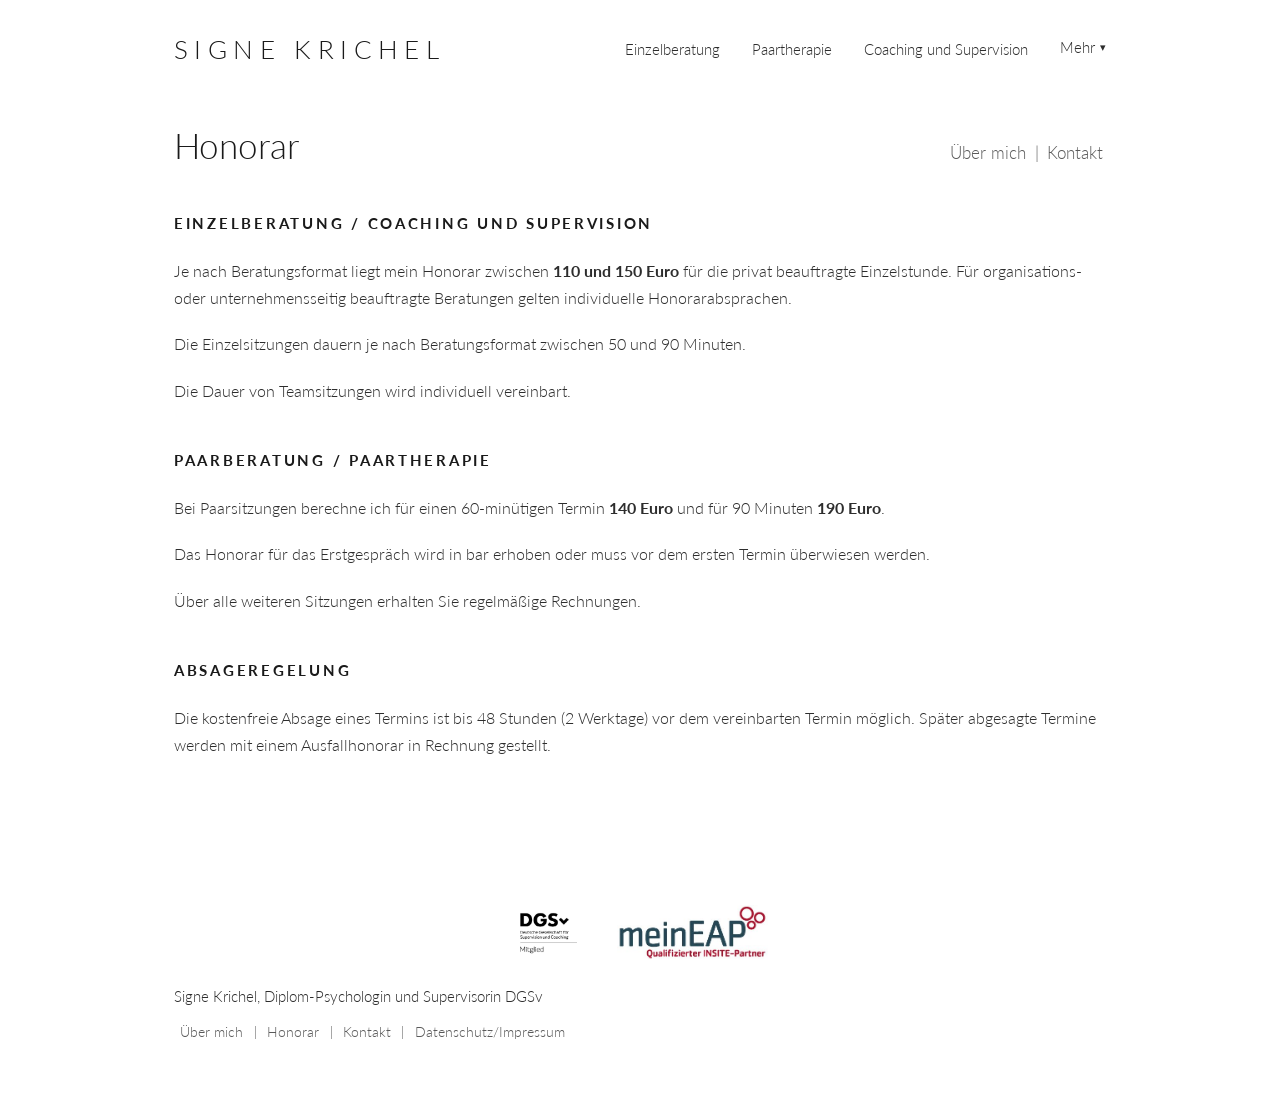
<file: honorar.html>
<!DOCTYPE html>
<html lang="de">
<head>
  <meta charset="UTF-8">
  <meta name="viewport" content="width=device-width, initial-scale=1">
  <title>Honorar | Signe Krichel, Praxis für psychologische Einzelberatung</title>
  <meta name="description" content="Angebot für Selbstzahler. Einzelsitzungen ab 110 Euro. Paarberatung ab 140 Euro. Kostenfreie Absage bis 48 Stunden vor Termin.">
  <meta name="robots" content="index, follow">
  <link rel="stylesheet" href="style.css">
  <link rel="canonical" href="https://www.signe-krichel.de/honorar.html">
  <script src="nav.js" defer></script>
</head>
<body>

  <header class="site-header">
    <div class="container">
      <h1 class="site-title"><a href="index.html">SIGNE KRICHEL</a></h1>
      <nav>
        <ul class="main-nav">
          <li><a href="einzeltherapie.html">Einzelberatung</a></li>
          <li><a href="paartherapie.html">Paartherapie</a></li>
          <li><a href="coaching-supervision.html">Coaching und Supervision</a></li>
          <li class="has-dropdown">
            <button type="button" class="dropdown-trigger" aria-expanded="false" aria-haspopup="true">Mehr <span class="caret" aria-hidden="true">▾</span></button>
            <ul class="dropdown-menu" role="menu">
              <li role="none"><a href="uebermich.html" role="menuitem">Über mich</a></li>
              <li role="none"><a href="honorar.html" class="active" role="menuitem">Honorar</a></li>
              <li role="none"><a href="kontakt.html" role="menuitem">Kontakt</a></li>
              <li role="none"><a href="datenschutz-impressum.html" role="menuitem">Datenschutz/Impressum</a></li>
            </ul>
          </li>
        </ul>
      </nav>
    </div>
  </header>

  <main>
    <div class="container">

      <div class="title-row">
        <h1 class="page-title">Honorar</h1>
        <p class="quick-links">
        <a href="uebermich.html">Über mich</a> | <a href="kontakt.html">Kontakt</a>
      </p>
      </div>

      <h2>Einzelberatung / Coaching und Supervision</h2>

      <p>Je nach Beratungsformat liegt mein Honorar zwischen <strong>110 und 150 Euro</strong> für die privat beauftragte Einzelstunde. Für organisations- oder unternehmensseitig beauftragte Beratungen gelten individuelle Honorarabsprachen.</p>

      <p>Die Einzelsitzungen dauern je nach Beratungsformat zwischen 50 und 90 Minuten.</p>

      <p>Die Dauer von Teamsitzungen wird individuell vereinbart.</p>

      <h2>Paarberatung / Paartherapie</h2>

      <p>Bei Paarsitzungen berechne ich für einen 60-minütigen Termin <strong>140 Euro</strong> und für 90 Minuten <strong>190 Euro</strong>.</p>

      <p>Das Honorar für das Erstgespräch wird in bar erhoben oder muss vor dem ersten Termin überwiesen werden.</p>

      <p>Über alle weiteren Sitzungen erhalten Sie regelmäßige Rechnungen.</p>

      <h2>Absageregelung</h2>

      <p>Die kostenfreie Absage eines Termins ist bis 48 Stunden (2 Werktage) vor dem vereinbarten Termin möglich. Später abgesagte Termine werden mit einem Ausfallhonorar in Rechnung gestellt.</p>

    </div>
  </main>

  <footer class="site-footer">
    <div class="container">
      <div class="footer-logos">
        <img src="images/dgsv-logo.jpg" alt="DGSv – Deutsche Gesellschaft für Supervision und Coaching">
        <a href="http://www.insite.de" target="_blank" rel="noopener">
          <img src="images/insite-logo.jpg" alt="Insite – qualifizierter Partner">
        </a>
      </div>
      <p class="footer-text">Signe Krichel, Diplom-Psychologin und Supervisorin DGSv</p>
      <p class="footer-nav">
        <a href="uebermich.html">Über mich</a> |
        <a href="honorar.html">Honorar</a> |
        <a href="kontakt.html">Kontakt</a> |
        <a href="datenschutz-impressum.html">Datenschutz/Impressum</a>
      </p>
    </div>
  </footer>

</body>
</html>
</file>
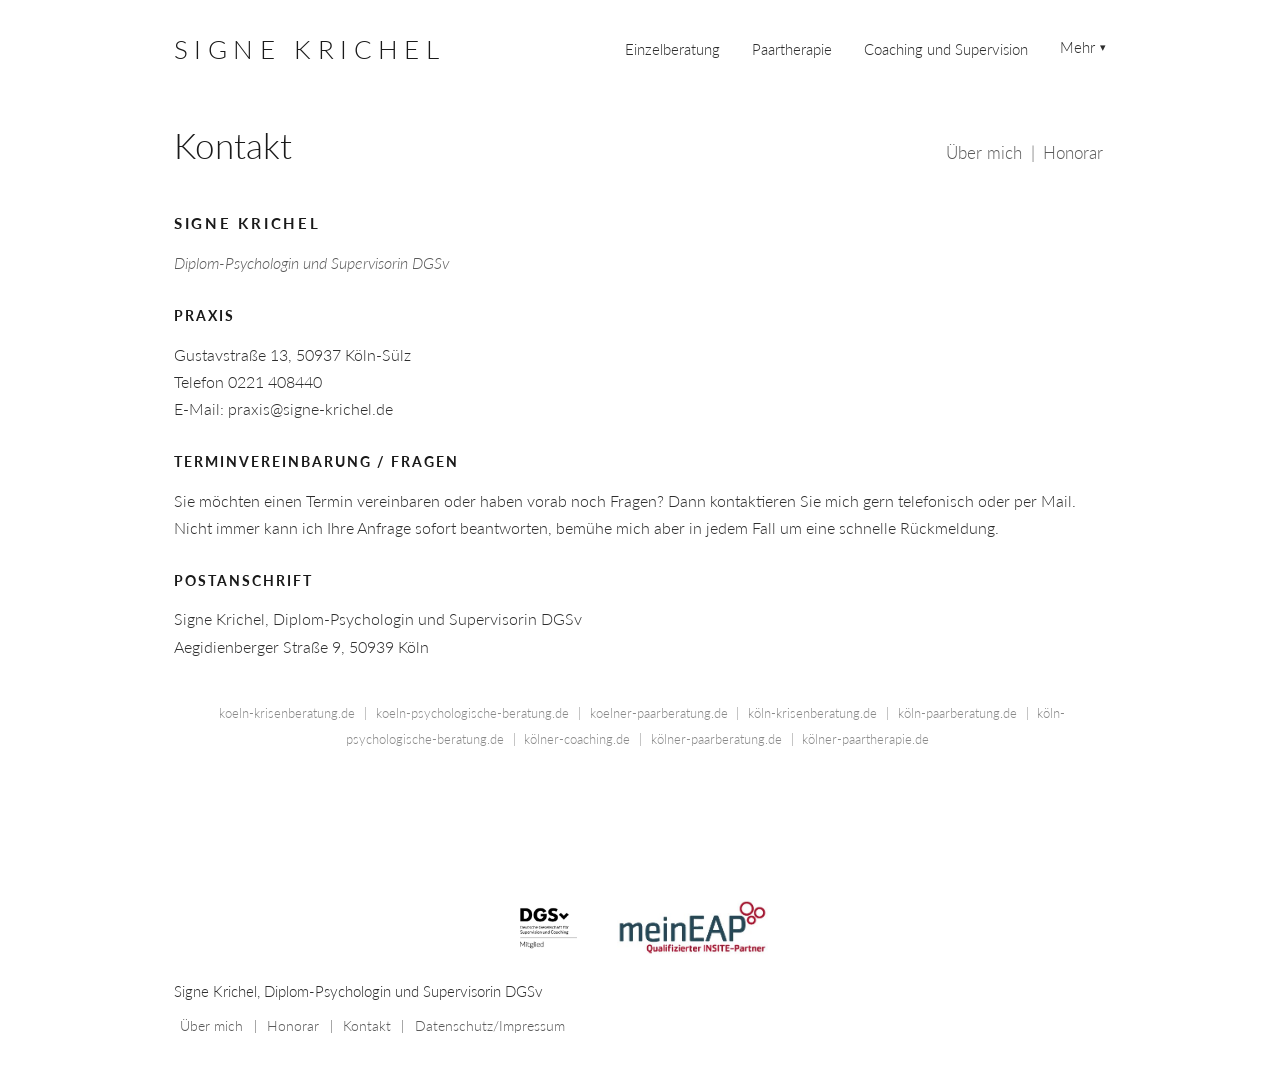
<file: kontakt.html>
<!DOCTYPE html>
<html lang="de">
<head>
  <meta charset="UTF-8">
  <meta name="viewport" content="width=device-width, initial-scale=1">
  <title>Kontakt | Signe Krichel, Praxis für psychologische Einzelberatung</title>
  <meta name="description" content="Diplom-Studium der Psychologie, Supervisorin und Coach DGSv, Psychotherapeutin HPG, Fachberaterin Psychotraumatologie, Integrative Paartherapeutin – Praxis Köln-Sülz.">
  <meta name="robots" content="index, follow">
  <link rel="stylesheet" href="style.css">
  <link rel="canonical" href="https://www.signe-krichel.de/kontakt.html">
  <script src="nav.js" defer></script>
</head>
<body>

  <header class="site-header">
    <div class="container">
      <h1 class="site-title"><a href="index.html">SIGNE KRICHEL</a></h1>
      <nav>
        <ul class="main-nav">
          <li><a href="einzeltherapie.html">Einzelberatung</a></li>
          <li><a href="paartherapie.html">Paartherapie</a></li>
          <li><a href="coaching-supervision.html">Coaching und Supervision</a></li>
          <li class="has-dropdown">
            <button type="button" class="dropdown-trigger" aria-expanded="false" aria-haspopup="true">Mehr <span class="caret" aria-hidden="true">▾</span></button>
            <ul class="dropdown-menu" role="menu">
              <li role="none"><a href="uebermich.html" role="menuitem">Über mich</a></li>
              <li role="none"><a href="honorar.html" role="menuitem">Honorar</a></li>
              <li role="none"><a href="kontakt.html" class="active" role="menuitem">Kontakt</a></li>
              <li role="none"><a href="datenschutz-impressum.html" role="menuitem">Datenschutz/Impressum</a></li>
            </ul>
          </li>
        </ul>
      </nav>
    </div>
  </header>

  <main>
    <div class="container">

      <div class="title-row">
        <h1 class="page-title">Kontakt</h1>
        <p class="quick-links">
        <a href="uebermich.html">Über mich</a> | <a href="honorar.html">Honorar</a>
      </p>
      </div>

      <h2>Signe Krichel</h2>
      <p class="subtitle" style="margin: -0.5rem 0 1.5rem 0; text-align:left;">Diplom-Psychologin und Supervisorin DGSv</p>

      <h3>Praxis</h3>
      <p>
        Gustavstraße 13, 50937 Köln-Sülz<br>
        Telefon <a href="tel:+4922140844">0221 408440</a><br>
        E-Mail: <a href="mailto:praxis@signe-krichel.de?subject=Anfrage%20Signe%20Krichel">praxis@signe-krichel.de</a>
      </p>

      <h3>Terminvereinbarung / Fragen</h3>
      <p>Sie möchten einen Termin vereinbaren oder haben vorab noch Fragen? Dann kontaktieren Sie mich gern telefonisch oder per Mail. Nicht immer kann ich Ihre Anfrage sofort beantworten, bemühe mich aber in jedem Fall um eine schnelle Rückmeldung.</p>

      <h3>Postanschrift</h3>
      <p>
        Signe Krichel, Diplom-Psychologin und Supervisorin DGSv<br>
        Aegidienberger Straße 9, 50939 Köln
      </p>

      <p class="domain-list">
        <a href="index.html">koeln-krisenberatung.de</a> |
        <a href="index.html">koeln-psychologische-beratung.de</a> |
        <a href="paartherapie.html">koelner-paarberatung.de</a> |
        <a href="index.html">köln-krisenberatung.de</a> |
        <a href="paartherapie.html">köln-paarberatung.de</a> |
        <a href="index.html">köln-psychologische-beratung.de</a> |
        <a href="coaching-supervision.html">kölner-coaching.de</a> |
        <a href="paartherapie.html">kölner-paarberatung.de</a> |
        <a href="paartherapie.html">kölner-paartherapie.de</a>
      </p>

    </div>
  </main>

  <footer class="site-footer">
    <div class="container">
      <div class="footer-logos">
        <img src="images/dgsv-logo.jpg" alt="DGSv – Deutsche Gesellschaft für Supervision und Coaching">
        <a href="http://www.insite.de" target="_blank" rel="noopener">
          <img src="images/insite-logo.jpg" alt="Insite – qualifizierter Partner">
        </a>
      </div>
      <p class="footer-text">Signe Krichel, Diplom-Psychologin und Supervisorin DGSv</p>
      <p class="footer-nav">
        <a href="uebermich.html">Über mich</a> |
        <a href="honorar.html">Honorar</a> |
        <a href="kontakt.html">Kontakt</a> |
        <a href="datenschutz-impressum.html">Datenschutz/Impressum</a>
      </p>
    </div>
  </footer>

</body>
</html>
</file>
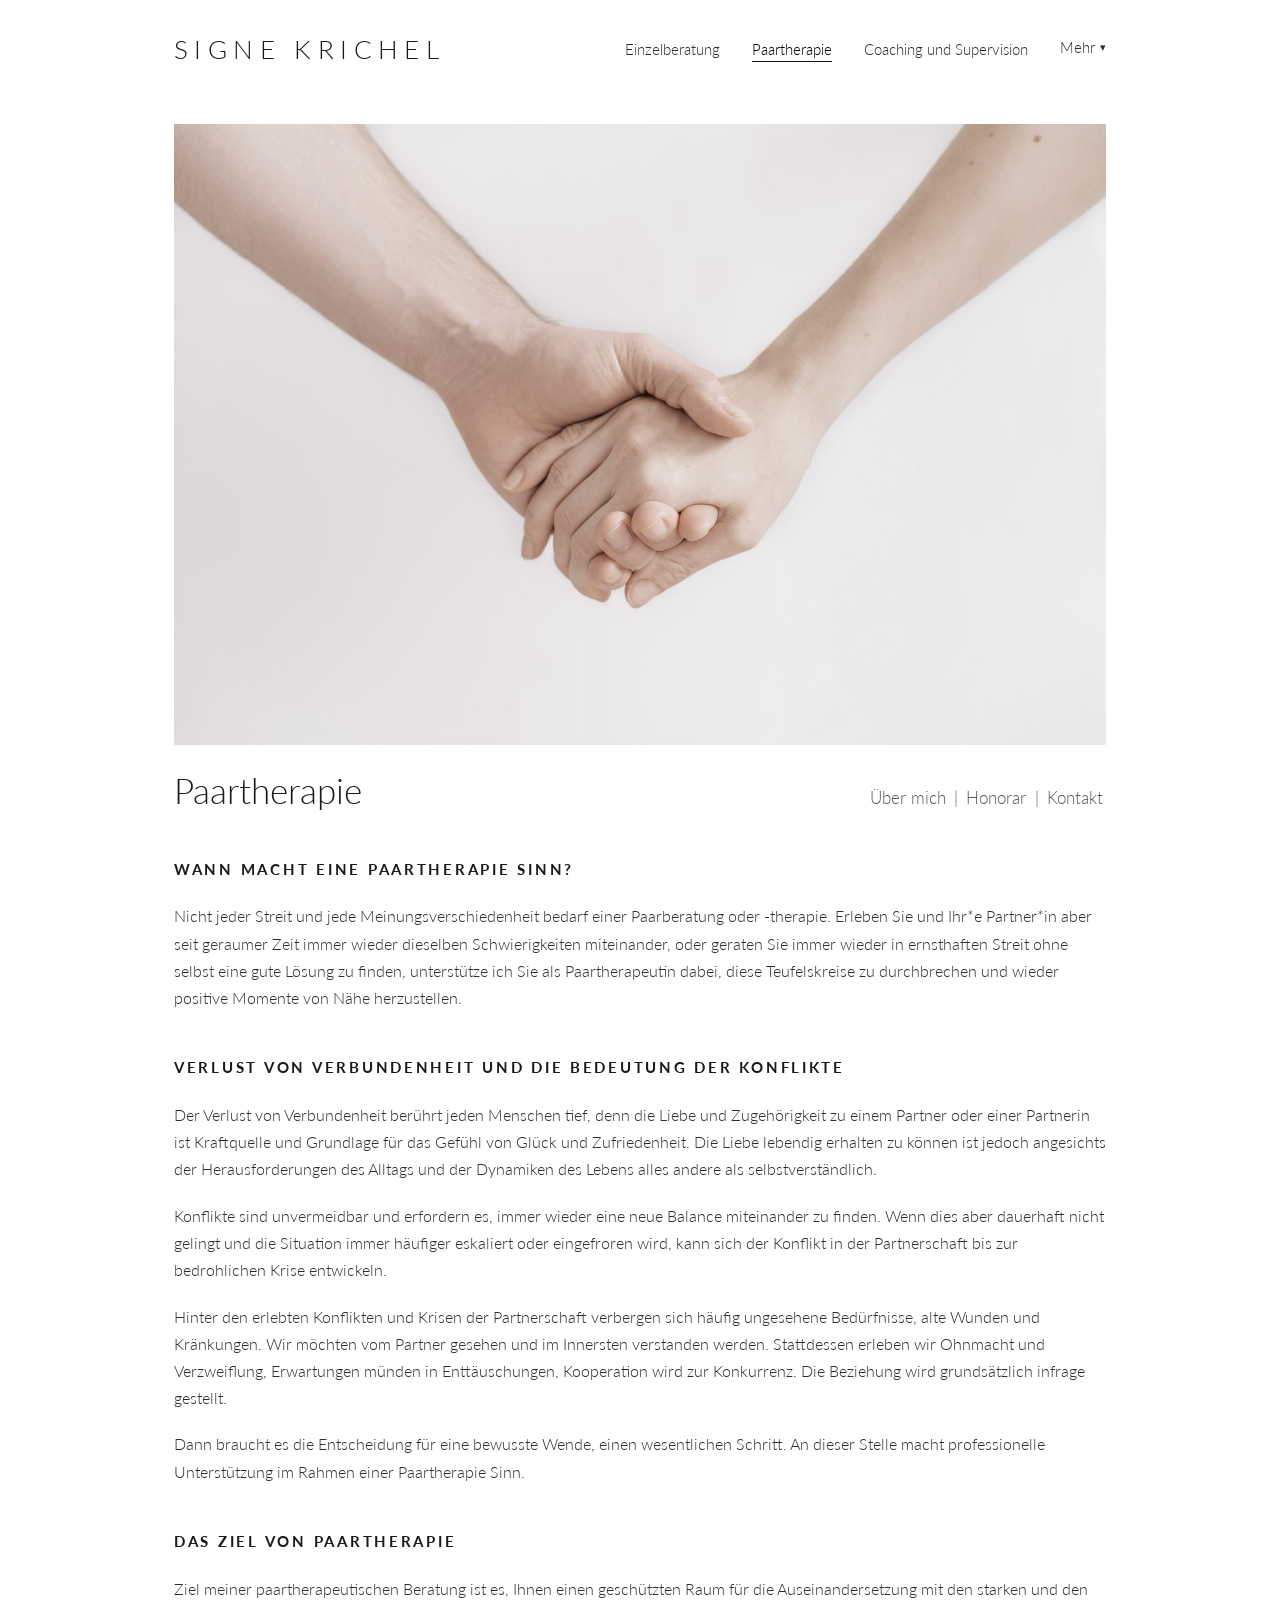
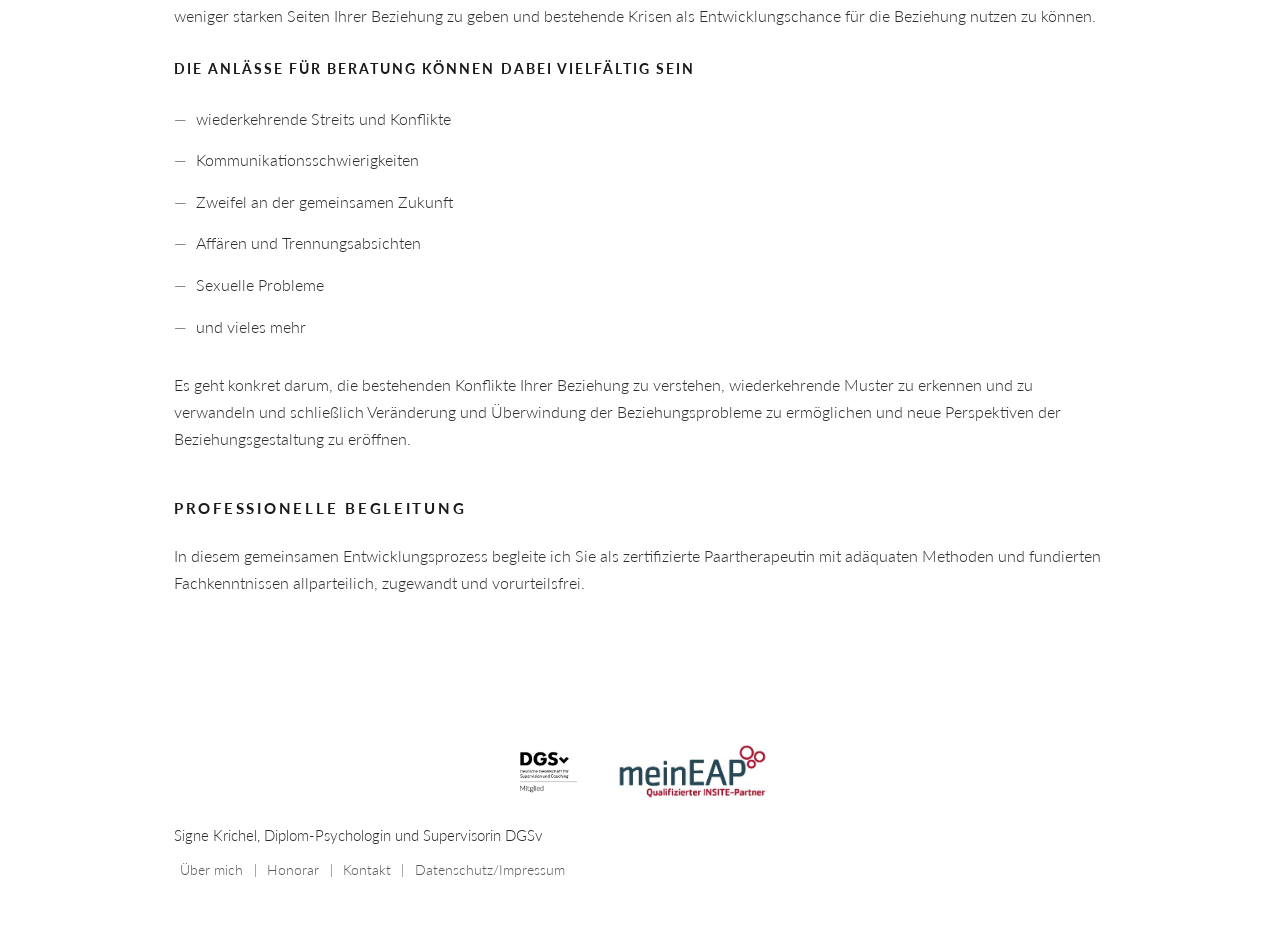
<file: paartherapie.html>
<!DOCTYPE html>
<html lang="de">
<head>
  <meta charset="UTF-8">
  <meta name="viewport" content="width=device-width, initial-scale=1">
  <title>Paartherapie | Signe Krichel, Praxis für psychologische Einzelberatung</title>
  <meta name="description" content="Wann macht Paartherapie Sinn? Verlust von Verbundenheit, sich wiederholende Krisen und ungesehene Bedürfnisse in der Partnerschaft – hier unterstützt die professionelle Paartherapie. Ziel ist: Konflikte zu verstehen, Muster zu erkennen und neue Chancen zu eröffnen. Zertifiziert, vorurteilsfrei und zugewandt.">
  <meta name="robots" content="index, follow">
  <link rel="stylesheet" href="style.css">
  <link rel="canonical" href="https://www.signe-krichel.de/paartherapie.html">
  <script src="nav.js" defer></script>
</head>
<body>

  <header class="site-header">
    <div class="container">
      <h1 class="site-title"><a href="index.html">SIGNE KRICHEL</a></h1>
      <nav>
        <ul class="main-nav">
          <li><a href="einzeltherapie.html">Einzelberatung</a></li>
          <li><a href="paartherapie.html" class="active">Paartherapie</a></li>
          <li><a href="coaching-supervision.html">Coaching und Supervision</a></li>
          <li class="has-dropdown">
            <button type="button" class="dropdown-trigger" aria-expanded="false" aria-haspopup="true">Mehr <span class="caret" aria-hidden="true">▾</span></button>
            <ul class="dropdown-menu" role="menu">
              <li role="none"><a href="uebermich.html" role="menuitem">Über mich</a></li>
              <li role="none"><a href="honorar.html" role="menuitem">Honorar</a></li>
              <li role="none"><a href="kontakt.html" role="menuitem">Kontakt</a></li>
              <li role="none"><a href="datenschutz-impressum.html" role="menuitem">Datenschutz/Impressum</a></li>
            </ul>
          </li>
        </ul>
      </nav>
    </div>
  </header>

  <main>
    <div class="container">

      <div class="hero">
        <img src="images/paar.jpg" alt="Paartherapie">
      </div>

      <div class="title-row">
        <h1 class="page-title">Paartherapie</h1>
        <p class="quick-links">
        <a href="uebermich.html">Über mich</a> | <a href="honorar.html">Honorar</a> | <a href="kontakt.html">Kontakt</a>
      </p>
      </div>

      <h2>Wann macht eine Paartherapie Sinn?</h2>

      <p>Nicht jeder Streit und jede Meinungsverschiedenheit bedarf einer Paarberatung oder -therapie. Erleben Sie und Ihr*e Partner*in aber seit geraumer Zeit immer wieder dieselben Schwierigkeiten miteinander, oder geraten Sie immer wieder in ernsthaften Streit ohne selbst eine gute Lösung zu finden, unterstütze ich Sie als Paartherapeutin dabei, diese Teufelskreise zu durchbrechen und wieder positive Momente von Nähe herzustellen.</p>

      <h2>Verlust von Verbundenheit und die Bedeutung der Konflikte</h2>

      <p>Der Verlust von Verbundenheit berührt jeden Menschen tief, denn die Liebe und Zugehörigkeit zu einem Partner oder einer Partnerin ist Kraftquelle und Grundlage für das Gefühl von Glück und Zufriedenheit. Die Liebe lebendig erhalten zu können ist jedoch angesichts der Herausforderungen des Alltags und der Dynamiken des Lebens alles andere als selbstverständlich.</p>

      <p>Konflikte sind unvermeidbar und erfordern es, immer wieder eine neue Balance miteinander zu finden. Wenn dies aber dauerhaft nicht gelingt und die Situation immer häufiger eskaliert oder eingefroren wird, kann sich der Konflikt in der Partnerschaft bis zur bedrohlichen Krise entwickeln.</p>

      <p>Hinter den erlebten Konflikten und Krisen der Partnerschaft verbergen sich häufig ungesehene Bedürfnisse, alte Wunden und Kränkungen. Wir möchten vom Partner gesehen und im Innersten verstanden werden. Stattdessen erleben wir Ohnmacht und Verzweiflung, Erwartungen münden in Enttäuschungen, Kooperation wird zur Konkurrenz. Die Beziehung wird grundsätzlich infrage gestellt.</p>

      <p>Dann braucht es die Entscheidung für eine bewusste Wende, einen wesentlichen Schritt. An dieser Stelle macht professionelle Unterstützung im Rahmen einer Paartherapie Sinn.</p>

      <h2>Das Ziel von Paartherapie</h2>

      <p>Ziel meiner paartherapeutischen Beratung ist es, Ihnen einen geschützten Raum für die Auseinandersetzung mit den starken und den weniger starken Seiten Ihrer Beziehung zu geben und bestehende Krisen als Entwicklungschance für die Beziehung nutzen zu können.</p>

      <h3>Die Anlässe für Beratung können dabei vielfältig sein</h3>
      <ul class="styled-list">
        <li>wiederkehrende Streits und Konflikte</li>
        <li>Kommunikationsschwierigkeiten</li>
        <li>Zweifel an der gemeinsamen Zukunft</li>
        <li>Affären und Trennungsabsichten</li>
        <li>Sexuelle Probleme</li>
        <li>und vieles mehr</li>
      </ul>

      <p>Es geht konkret darum, die bestehenden Konflikte Ihrer Beziehung zu verstehen, wiederkehrende Muster zu erkennen und zu verwandeln und schließlich Veränderung und Überwindung der Beziehungsprobleme zu ermöglichen und neue Perspektiven der Beziehungsgestaltung zu eröffnen.</p>

      <h2>Professionelle Begleitung</h2>

      <p>In diesem gemeinsamen Entwicklungsprozess begleite ich Sie als zertifizierte Paartherapeutin mit adäquaten Methoden und fundierten Fachkenntnissen allparteilich, zugewandt und vorurteilsfrei.</p>

    </div>
  </main>

  <footer class="site-footer">
    <div class="container">
      <div class="footer-logos">
        <img src="images/dgsv-logo.jpg" alt="DGSv – Deutsche Gesellschaft für Supervision und Coaching">
        <a href="http://www.insite.de" target="_blank" rel="noopener">
          <img src="images/insite-logo.jpg" alt="Insite – qualifizierter Partner">
        </a>
      </div>
      <p class="footer-text">Signe Krichel, Diplom-Psychologin und Supervisorin DGSv</p>
      <p class="footer-nav">
        <a href="uebermich.html">Über mich</a> |
        <a href="honorar.html">Honorar</a> |
        <a href="kontakt.html">Kontakt</a> |
        <a href="datenschutz-impressum.html">Datenschutz/Impressum</a>
      </p>
    </div>
  </footer>

</body>
</html>
</file>
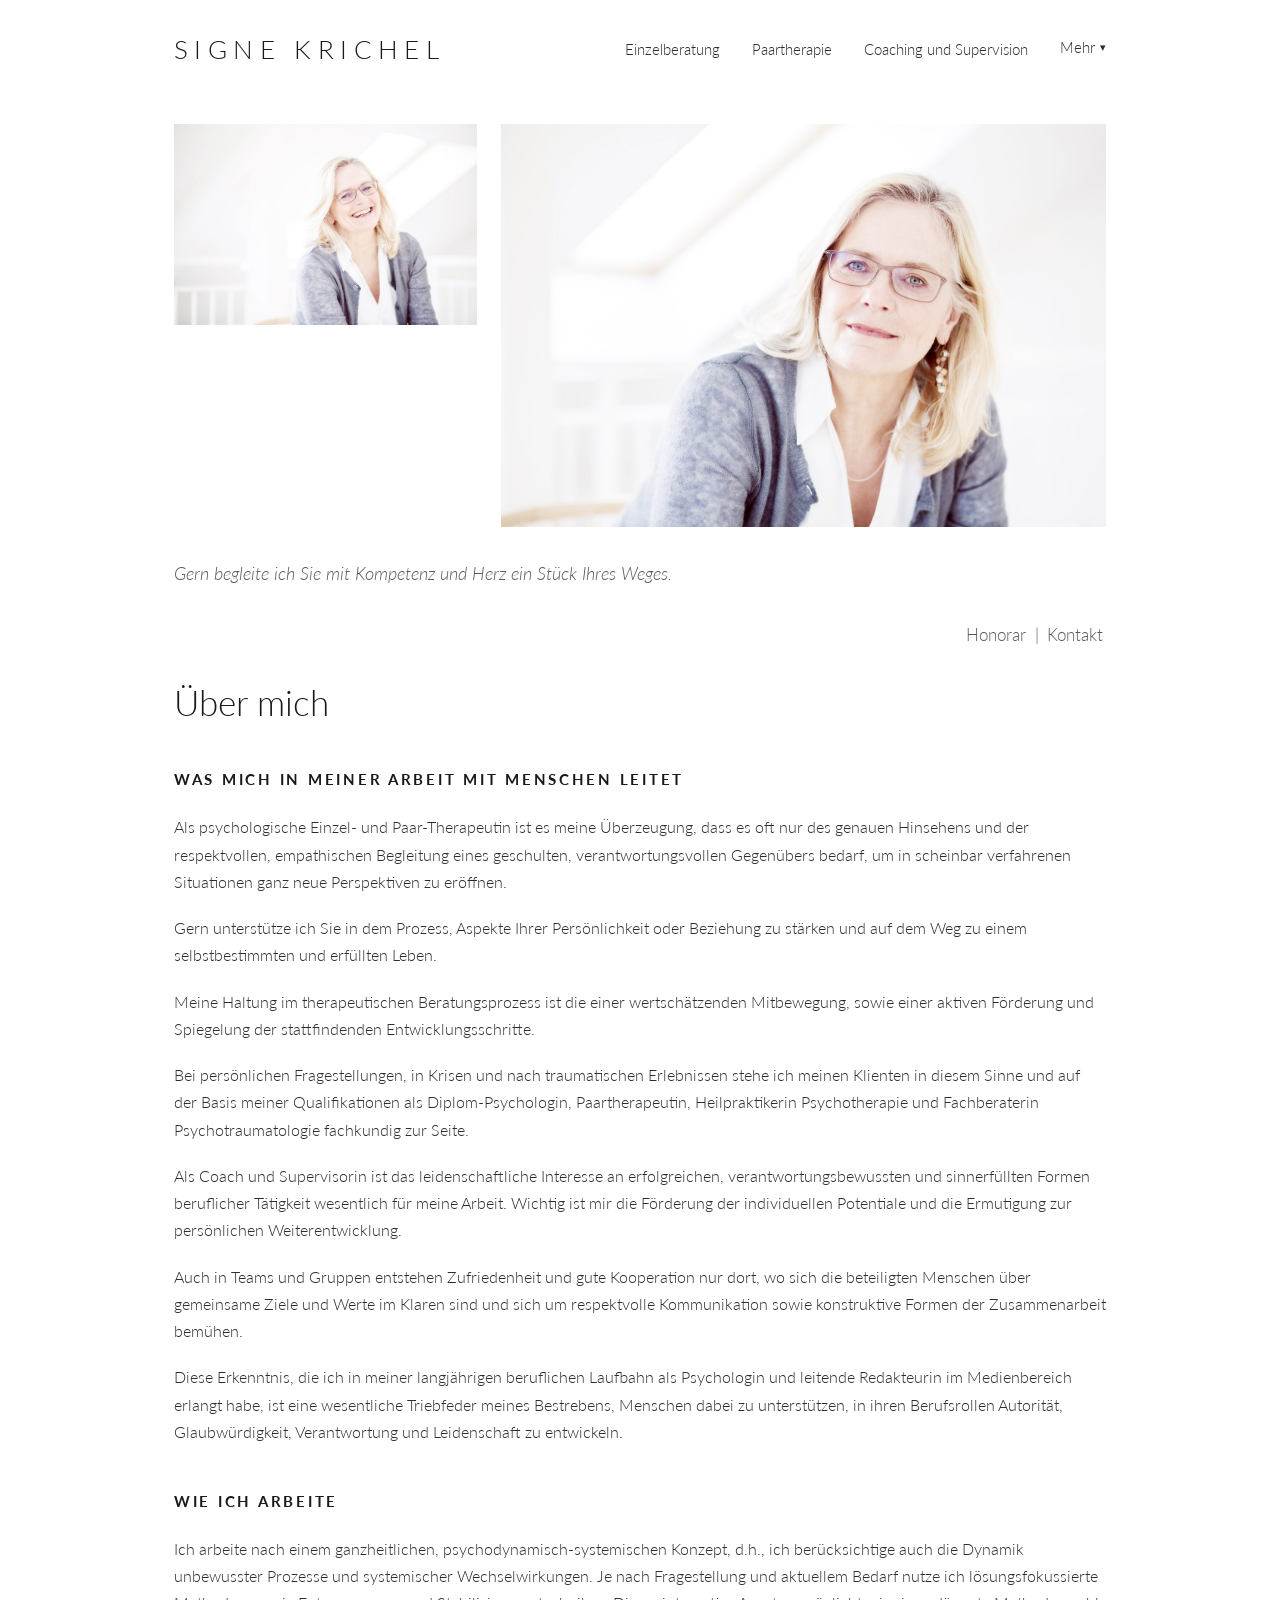
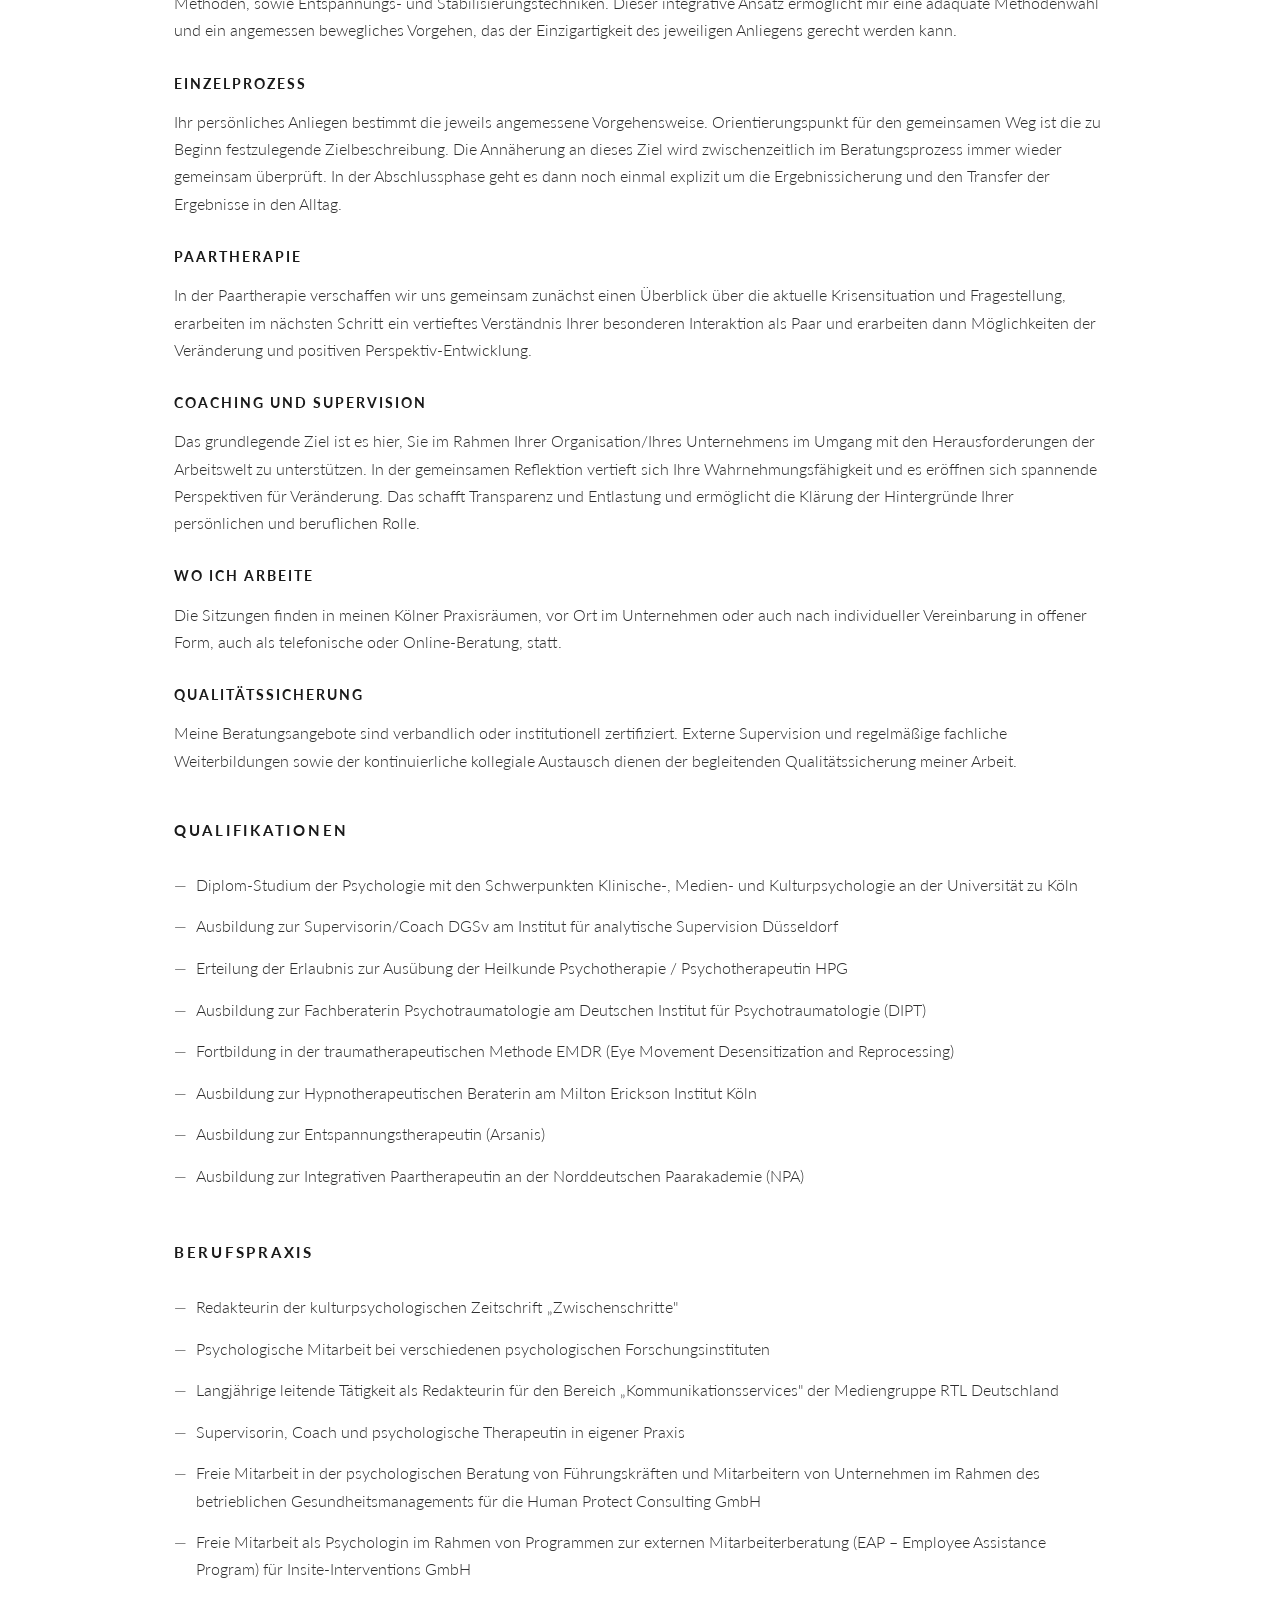
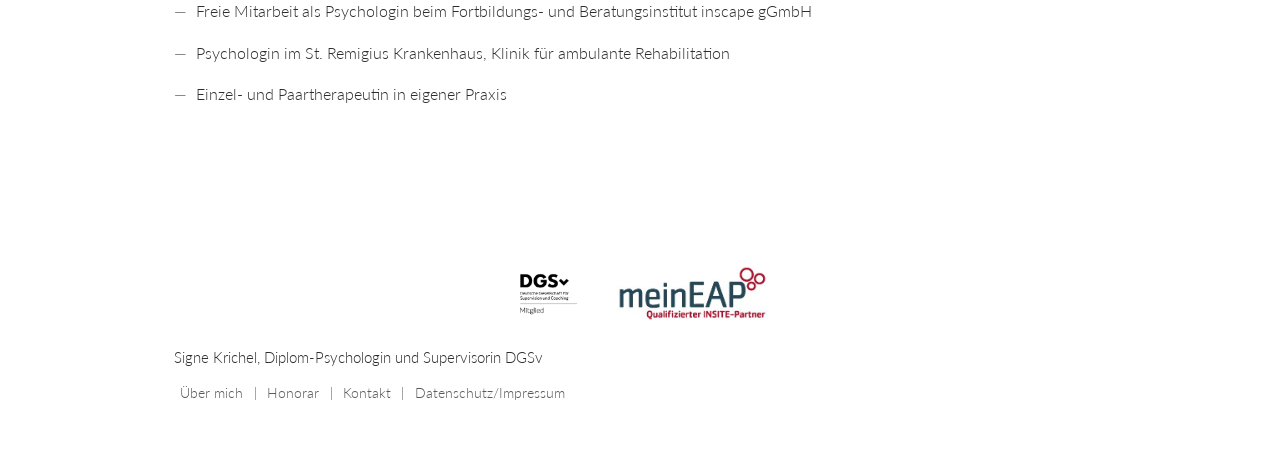
<file: uebermich.html>
<!DOCTYPE html>
<html lang="de">
<head>
  <meta charset="UTF-8">
  <meta name="viewport" content="width=device-width, initial-scale=1">
  <title>Über mich | Signe Krichel, Praxis für psychologische Einzelberatung</title>
  <meta name="description" content="Wie ich arbeite: Ganzheitliches, psychodynamisch-systemisches Konzept und integrativer Ansatz. Verbandlich zertifiziert. Beratungsschritte: Überblick – Verständnis – Veränderung. Klärung der persönlichen und beruflichen Rolle. Kölner Praxis. Auch telefonische und Online-Beratung.">
  <meta name="robots" content="index, follow">
  <link rel="stylesheet" href="style.css">
  <link rel="canonical" href="https://www.signe-krichel.de/uebermich.html">
  <script src="nav.js" defer></script>
</head>
<body>

  <header class="site-header">
    <div class="container">
      <h1 class="site-title"><a href="index.html">SIGNE KRICHEL</a></h1>
      <nav>
        <ul class="main-nav">
          <li><a href="einzeltherapie.html">Einzelberatung</a></li>
          <li><a href="paartherapie.html">Paartherapie</a></li>
          <li><a href="coaching-supervision.html">Coaching und Supervision</a></li>
          <li class="has-dropdown">
            <button type="button" class="dropdown-trigger" aria-expanded="false" aria-haspopup="true">Mehr <span class="caret" aria-hidden="true">▾</span></button>
            <ul class="dropdown-menu" role="menu">
              <li role="none"><a href="uebermich.html" class="active" role="menuitem">Über mich</a></li>
              <li role="none"><a href="honorar.html" role="menuitem">Honorar</a></li>
              <li role="none"><a href="kontakt.html" role="menuitem">Kontakt</a></li>
              <li role="none"><a href="datenschutz-impressum.html" role="menuitem">Datenschutz/Impressum</a></li>
            </ul>
          </li>
        </ul>
      </nav>
    </div>
  </header>

  <main>
    <div class="container">

      <div class="two-col">
        <img src="images/ueber-portrait.jpg" alt="Signe Krichel – Portrait">
        <img src="images/ueber-szene.jpg" alt="Praxisszene">
      </div>

      <p class="subtitle" style="font-size:1.1rem; margin: 2rem 0 2rem 0;">
        Gern begleite ich Sie mit Kompetenz und Herz ein Stück Ihres Weges.
      </p>

      <p class="quick-links">
        <a href="honorar.html">Honorar</a> | <a href="kontakt.html">Kontakt</a>
      </p>

      <h1 class="page-title">Über mich</h1>

      <h2>Was mich in meiner Arbeit mit Menschen leitet</h2>

      <p>Als psychologische Einzel- und Paar-Therapeutin ist es meine Überzeugung, dass es oft nur des genauen Hinsehens und der respektvollen, empathischen Begleitung eines geschulten, verantwortungsvollen Gegenübers bedarf, um in scheinbar verfahrenen Situationen ganz neue Perspektiven zu eröffnen.</p>

      <p>Gern unterstütze ich Sie in dem Prozess, Aspekte Ihrer Persönlichkeit oder Beziehung zu stärken und auf dem Weg zu einem selbstbestimmten und erfüllten Leben.</p>

      <p>Meine Haltung im therapeutischen Beratungsprozess ist die einer wertschätzenden Mitbewegung, sowie einer aktiven Förderung und Spiegelung der stattfindenden Entwicklungsschritte.</p>

      <p>Bei persönlichen Fragestellungen, in Krisen und nach traumatischen Erlebnissen stehe ich meinen Klienten in diesem Sinne und auf der Basis meiner Qualifikationen als Diplom-Psychologin, Paartherapeutin, Heilpraktikerin Psychotherapie und Fachberaterin Psychotraumatologie fachkundig zur Seite.</p>

      <p>Als Coach und Supervisorin ist das leidenschaftliche Interesse an erfolgreichen, verantwortungsbewussten und sinnerfüllten Formen beruflicher Tätigkeit wesentlich für meine Arbeit. Wichtig ist mir die Förderung der individuellen Potentiale und die Ermutigung zur persönlichen Weiterentwicklung.</p>

      <p>Auch in Teams und Gruppen entstehen Zufriedenheit und gute Kooperation nur dort, wo sich die beteiligten Menschen über gemeinsame Ziele und Werte im Klaren sind und sich um respektvolle Kommunikation sowie konstruktive Formen der Zusammenarbeit bemühen.</p>

      <p>Diese Erkenntnis, die ich in meiner langjährigen beruflichen Laufbahn als Psychologin und leitende Redakteurin im Medienbereich erlangt habe, ist eine wesentliche Triebfeder meines Bestrebens, Menschen dabei zu unterstützen, in ihren Berufsrollen Autorität, Glaubwürdigkeit, Verantwortung und Leidenschaft zu entwickeln.</p>

      <h2>Wie ich arbeite</h2>

      <p>Ich arbeite nach einem ganzheitlichen, psychodynamisch-systemischen Konzept, d.h., ich berücksichtige auch die Dynamik unbewusster Prozesse und systemischer Wechselwirkungen. Je nach Fragestellung und aktuellem Bedarf nutze ich lösungsfokussierte Methoden, sowie Entspannungs- und Stabilisierungstechniken. Dieser integrative Ansatz ermöglicht mir eine adäquate Methodenwahl und ein angemessen bewegliches Vorgehen, das der Einzigartigkeit des jeweiligen Anliegens gerecht werden kann.</p>

      <h3>Einzelprozess</h3>
      <p>Ihr persönliches Anliegen bestimmt die jeweils angemessene Vorgehensweise. Orientierungspunkt für den gemeinsamen Weg ist die zu Beginn festzulegende Zielbeschreibung. Die Annäherung an dieses Ziel wird zwischenzeitlich im Beratungsprozess immer wieder gemeinsam überprüft. In der Abschlussphase geht es dann noch einmal explizit um die Ergebnissicherung und den Transfer der Ergebnisse in den Alltag.</p>

      <h3>Paartherapie</h3>
      <p>In der Paartherapie verschaffen wir uns gemeinsam zunächst einen Überblick über die aktuelle Krisensituation und Fragestellung, erarbeiten im nächsten Schritt ein vertieftes Verständnis Ihrer besonderen Interaktion als Paar und erarbeiten dann Möglichkeiten der Veränderung und positiven Perspektiv-Entwicklung.</p>

      <h3>Coaching und Supervision</h3>
      <p>Das grundlegende Ziel ist es hier, Sie im Rahmen Ihrer Organisation/Ihres Unternehmens im Umgang mit den Herausforderungen der Arbeitswelt zu unterstützen. In der gemeinsamen Reflektion vertieft sich Ihre Wahrnehmungsfähigkeit und es eröffnen sich spannende Perspektiven für Veränderung. Das schafft Transparenz und Entlastung und ermöglicht die Klärung der Hintergründe Ihrer persönlichen und beruflichen Rolle.</p>

      <h3>Wo ich arbeite</h3>
      <p>Die Sitzungen finden in meinen Kölner Praxisräumen, vor Ort im Unternehmen oder auch nach individueller Vereinbarung in offener Form, auch als telefonische oder Online-Beratung, statt.</p>

      <h3>Qualitätssicherung</h3>
      <p>Meine Beratungsangebote sind verbandlich oder institutionell zertifiziert. Externe Supervision und regelmäßige fachliche Weiterbildungen sowie der kontinuierliche kollegiale Austausch dienen der begleitenden Qualitätssicherung meiner Arbeit.</p>

      <h2>Qualifikationen</h2>
      <ul class="styled-list">
        <li>Diplom-Studium der Psychologie mit den Schwerpunkten Klinische-, Medien- und Kulturpsychologie an der Universität zu Köln</li>
        <li>Ausbildung zur Supervisorin/Coach DGSv am Institut für analytische Supervision Düsseldorf</li>
        <li>Erteilung der Erlaubnis zur Ausübung der Heilkunde Psychotherapie / Psychotherapeutin HPG</li>
        <li>Ausbildung zur Fachberaterin Psychotraumatologie am Deutschen Institut für Psychotraumatologie (DIPT)</li>
        <li>Fortbildung in der traumatherapeutischen Methode EMDR (Eye Movement Desensitization and Reprocessing)</li>
        <li>Ausbildung zur Hypnotherapeutischen Beraterin am Milton Erickson Institut Köln</li>
        <li>Ausbildung zur Entspannungstherapeutin (Arsanis)</li>
        <li>Ausbildung zur Integrativen Paartherapeutin an der Norddeutschen Paarakademie (NPA)</li>
      </ul>

      <h2>Berufspraxis</h2>
      <ul class="styled-list">
        <li>Redakteurin der kulturpsychologischen Zeitschrift „Zwischenschritte"</li>
        <li>Psychologische Mitarbeit bei verschiedenen psychologischen Forschungsinstituten</li>
        <li>Langjährige leitende Tätigkeit als Redakteurin für den Bereich „Kommunikationsservices" der Mediengruppe RTL Deutschland</li>
        <li>Supervisorin, Coach und psychologische Therapeutin in eigener Praxis</li>
        <li>Freie Mitarbeit in der psychologischen Beratung von Führungskräften und Mitarbeitern von Unternehmen im Rahmen des betrieblichen Gesundheitsmanagements für die Human Protect Consulting GmbH</li>
        <li>Freie Mitarbeit als Psychologin im Rahmen von Programmen zur externen Mitarbeiterberatung (EAP – Employee Assistance Program) für Insite-Interventions GmbH</li>
        <li>Freie Mitarbeit als Psychologin beim Fortbildungs- und Beratungsinstitut inscape gGmbH</li>
        <li>Psychologin im St. Remigius Krankenhaus, Klinik für ambulante Rehabilitation</li>
        <li>Einzel- und Paartherapeutin in eigener Praxis</li>
      </ul>

    </div>
  </main>

  <footer class="site-footer">
    <div class="container">
      <div class="footer-logos">
        <img src="images/dgsv-logo.jpg" alt="DGSv – Deutsche Gesellschaft für Supervision und Coaching">
        <a href="http://www.insite.de" target="_blank" rel="noopener">
          <img src="images/insite-logo.jpg" alt="Insite – qualifizierter Partner">
        </a>
      </div>
      <p class="footer-text">Signe Krichel, Diplom-Psychologin und Supervisorin DGSv</p>
      <p class="footer-nav">
        <a href="uebermich.html">Über mich</a> |
        <a href="honorar.html">Honorar</a> |
        <a href="kontakt.html">Kontakt</a> |
        <a href="datenschutz-impressum.html">Datenschutz/Impressum</a>
      </p>
    </div>
  </footer>

</body>
</html>
</file>
<file: style.css>
/* ==========================================================================
   Signe Krichel – Psychologische Praxis
   Static website stylesheet — visually aligned with original Wix layout:
   logo left + nav right header, full-width hero, left-aligned light tagline.
   ========================================================================== */

@import url('https://fonts.googleapis.com/css2?family=Lato:wght@100;300;400;700&display=swap');

/* Reset & base
   ========================================================================== */
*,
*::before,
*::after {
  box-sizing: border-box;
  margin: 0;
  padding: 0;
}

html {
  font-size: 16px;
  -webkit-text-size-adjust: 100%;
  scroll-behavior: smooth;
}

body {
  font-family: 'Lato', 'Helvetica Neue', Helvetica, Arial, sans-serif;
  font-size: 1rem;
  font-weight: 300;
  line-height: 1.7;
  color: #2d2d2d;
  background-color: #ffffff;
  -webkit-font-smoothing: antialiased;
  -moz-osx-font-smoothing: grayscale;
}

img {
  max-width: 100%;
  height: auto;
  display: block;
}

a {
  color: #2d2d2d;
  text-decoration: none;
  transition: color 0.15s ease, border-color 0.15s ease;
}

a:hover {
  color: #000000;
}

/* Layout container
   ========================================================================== */
.container {
  max-width: 980px;
  margin: 0 auto;
  padding: 0 1.5rem;
}

/* Header & navigation (logo left, nav right, single row)
   ========================================================================== */
.site-header {
  padding: 1.75rem 0 1.25rem 0;
}

.site-header .container {
  display: flex;
  align-items: center;
  justify-content: space-between;
  gap: 2rem;
  flex-wrap: wrap;
}

.site-title {
  font-family: 'Lato', sans-serif;
  font-size: 1.6rem;
  font-weight: 300;
  letter-spacing: 0.25em;
  color: #1a1a1a;
  margin: 0;
  white-space: nowrap;
}

.site-title a {
  color: #1a1a1a;
}

.site-title a:hover {
  text-decoration: none;
}

.main-nav {
  display: flex;
  align-items: center;
  flex-wrap: wrap;
  gap: 2rem;
  list-style: none;
  font-size: 0.95rem;
  font-weight: 300;
  letter-spacing: 0;
}

.main-nav a {
  color: #2d2d2d;
  padding-bottom: 0.2rem;
  border-bottom: 1px solid transparent;
}

.main-nav a:hover,
.main-nav a.active {
  color: #000000;
  border-bottom-color: #1a1a1a;
}

/* "Mehr" dropdown — opens on hover (desktop) or click (mobile) */
.has-dropdown {
  position: relative;
}

.dropdown-trigger {
  background: none;
  border: none;
  padding: 0 0 0.2rem 0;
  margin: 0;
  font: inherit;
  font-weight: 300;
  letter-spacing: 0;
  color: #2d2d2d;
  cursor: pointer;
  display: inline-flex;
  align-items: center;
  gap: 0.3em;
  border-bottom: 1px solid transparent;
  transition: color 0.15s ease, border-color 0.15s ease;
}

.dropdown-trigger:focus {
  outline: none;
}

.dropdown-trigger:focus-visible {
  outline: 2px solid #1a1a1a;
  outline-offset: 2px;
}

.has-dropdown:hover .dropdown-trigger,
.has-dropdown.open .dropdown-trigger {
  color: #000000;
  border-bottom-color: #1a1a1a;
}

.dropdown-trigger .caret {
  font-size: 0.7em;
  line-height: 1;
  transition: transform 0.2s ease;
}

.has-dropdown:hover .dropdown-trigger .caret,
.has-dropdown.open .dropdown-trigger .caret {
  transform: rotate(180deg);
}

.dropdown-menu {
  display: none;
  position: absolute;
  top: 100%;
  right: 0;
  margin: 0.5rem 0 0 0;
  padding: 0.5rem 0;
  min-width: 180px;
  list-style: none;
  background: #ffffff;
  border: 1px solid #e8e8e8;
  box-shadow: 0 4px 12px rgba(0, 0, 0, 0.06);
  z-index: 100;
}

.has-dropdown:hover .dropdown-menu,
.has-dropdown:focus-within .dropdown-menu,
.has-dropdown.open .dropdown-menu {
  display: block;
}

.dropdown-menu li {
  list-style: none;
}

.dropdown-menu a {
  display: block;
  padding: 0.55rem 1.25rem;
  color: #2d2d2d;
  font-size: 0.95rem;
  font-weight: 300;
  white-space: nowrap;
  border-bottom: none;
}

.dropdown-menu a:hover,
.dropdown-menu a.active {
  background: #f5f5f5;
  color: #000000;
  text-decoration: none;
  border-bottom: none;
}

/* Hero image — full-width, prominent
   ========================================================================== */
.hero {
  display: block;
  margin: 1.5rem 0 1.5rem 0;
}

.hero img {
  width: 100%;
  height: auto;
}

/* Page content
   ========================================================================== */
main {
  padding: 0.5rem 0 3rem 0;
}

.page-title {
  font-family: 'Lato', sans-serif;
  font-size: 2.2rem;
  font-weight: 300;
  line-height: 1.2;
  letter-spacing: 0;
  text-align: left;
  margin: 1.5rem 0 1.25rem 0;
  color: #1a1a1a;
}

.subtitle {
  text-align: left;
  font-style: italic;
  font-weight: 300;
  color: #5a5a5a;
  margin-bottom: 2rem;
}

/* Section headings — uppercase Wix style */
h2 {
  font-family: 'Lato', sans-serif;
  font-size: 0.95rem;
  font-weight: 700;
  letter-spacing: 0.18em;
  text-transform: uppercase;
  color: #1a1a1a;
  margin: 2.75rem 0 1.25rem 0;
}

h3 {
  font-family: 'Lato', sans-serif;
  font-size: 0.9rem;
  font-weight: 700;
  letter-spacing: 0.14em;
  text-transform: uppercase;
  color: #1a1a1a;
  margin: 1.75rem 0 0.75rem 0;
}

p {
  margin-bottom: 1.2rem;
  text-align: left;
  font-weight: 300;
}

/* Title + quick-links row (page-title left, quick-links right) */
.title-row {
  display: flex;
  justify-content: space-between;
  align-items: baseline;
  flex-wrap: wrap;
  gap: 1rem;
  margin: 1.5rem 0 2rem 0;
}

.title-row .page-title,
.title-row .quick-links {
  margin: 0;
}

.quick-links {
  text-align: right;
  margin: 0 0 2rem 0;
  font-size: 1.05rem;
  color: #5a5a5a;
  font-weight: 300;
}

.quick-links a {
  color: #5a5a5a;
  margin: 0 0.2rem;
}

.quick-links a:hover {
  color: #1a1a1a;
}

/* Homepage — large left-aligned tagline + right-aligned italic info
   ========================================================================== */
.home-tagline {
  text-align: left;
  font-size: 2rem;
  font-weight: 300;
  line-height: 1.25;
  color: #1a1a1a;
  margin: 0.5rem 0 1rem 0;
  letter-spacing: 0;
}

.home-tagline a {
  color: #1a1a1a;
}

.home-tagline a:hover {
  text-decoration: none;
  color: #000000;
}

.home-info {
  text-align: right;
  font-style: italic;
  font-weight: 300;
  color: #5a5a5a;
  margin: 1rem 0 2.5rem 0;
}

.home-info a {
  color: #5a5a5a;
}

.home-info a:hover {
  color: #1a1a1a;
}

.home-credit {
  text-align: center;
  margin: 2.5rem 0 1rem 0;
  color: #2d2d2d;
  font-weight: 300;
}

/* Two-column layout for portrait page
   ========================================================================== */
.two-col {
  display: grid;
  grid-template-columns: 1fr 2fr;
  gap: 1.5rem;
  margin: 1.5rem 0 1rem 0;
}

.two-col img {
  width: 100%;
  height: auto;
  object-fit: cover;
}

@media (max-width: 640px) {
  .two-col {
    grid-template-columns: 1fr;
  }
}

/* Lists (Anlässe, Qualifikationen, Berufspraxis etc.)
   ========================================================================== */
ul.styled-list {
  list-style: none;
  margin: 1rem 0 1.5rem 0;
  padding: 0;
}

ul.styled-list li {
  padding: 0.45rem 0 0.45rem 1.4rem;
  position: relative;
  font-weight: 300;
}

ul.styled-list li::before {
  content: "—";
  position: absolute;
  left: 0;
  color: #888;
}

/* Footer
   ========================================================================== */
.site-footer {
  padding: 3rem 0 2rem 0;
  margin-top: 2rem;
  text-align: center;
}

.footer-logos {
  display: flex;
  justify-content: center;
  align-items: center;
  gap: 2.5rem;
  margin-bottom: 1.5rem;
  flex-wrap: wrap;
}

.footer-logos img {
  max-height: 55px;
  width: auto;
}

.footer-text {
  color: #2d2d2d;
  font-size: 0.95rem;
  margin-bottom: 0.6rem;
  font-weight: 300;
}

.footer-nav {
  font-size: 0.9rem;
  color: #5a5a5a;
  font-weight: 300;
}

.footer-nav a {
  color: #5a5a5a;
  margin: 0 0.4rem;
}

.footer-nav a:hover {
  color: #1a1a1a;
}

/* SEO domain list (kontakt page) */
.domain-list {
  margin-top: 2.5rem;
  font-size: 0.82rem;
  color: #888;
  text-align: center;
  line-height: 2;
}

.domain-list a {
  color: #888;
  margin: 0 0.3rem;
}

.domain-list a:hover {
  color: #1a1a1a;
}

/* Datenschutz page – tighter typography for legal text */
.legal-text p,
.legal-text li {
  font-size: 0.95rem;
  line-height: 1.7;
}

.legal-text h2 {
  margin-top: 2.5rem;
  font-size: 1rem;
  letter-spacing: 0.14em;
}

.legal-text h3 {
  font-size: 0.85rem;
  letter-spacing: 0.12em;
}

/* Responsive tweaks
   ========================================================================== */
@media (max-width: 820px) {
  .site-header .container {
    justify-content: center;
    gap: 1rem;
  }

  .main-nav {
    justify-content: center;
    gap: 1.25rem;
    font-size: 0.9rem;
  }

  /* Dropdown opens inline (not absolute) on small screens */
  .dropdown-menu {
    position: static;
    margin-top: 0.5rem;
    border: none;
    box-shadow: none;
    background: transparent;
    padding: 0;
    text-align: center;
  }

  .dropdown-menu a {
    padding: 0.4rem 0.5rem;
    border-bottom: 1px solid transparent;
  }

  .dropdown-menu a:hover {
    background: transparent;
    border-bottom-color: #1a1a1a;
  }
}

@media (max-width: 640px) {
  .site-title {
    font-size: 1.3rem;
    letter-spacing: 0.2em;
  }

  .main-nav {
    gap: 1rem;
    font-size: 0.85rem;
  }

  .page-title {
    font-size: 1.6rem;
  }

  .home-tagline {
    font-size: 1.4rem;
  }

  body {
    font-size: 0.95rem;
  }
}
</file>
